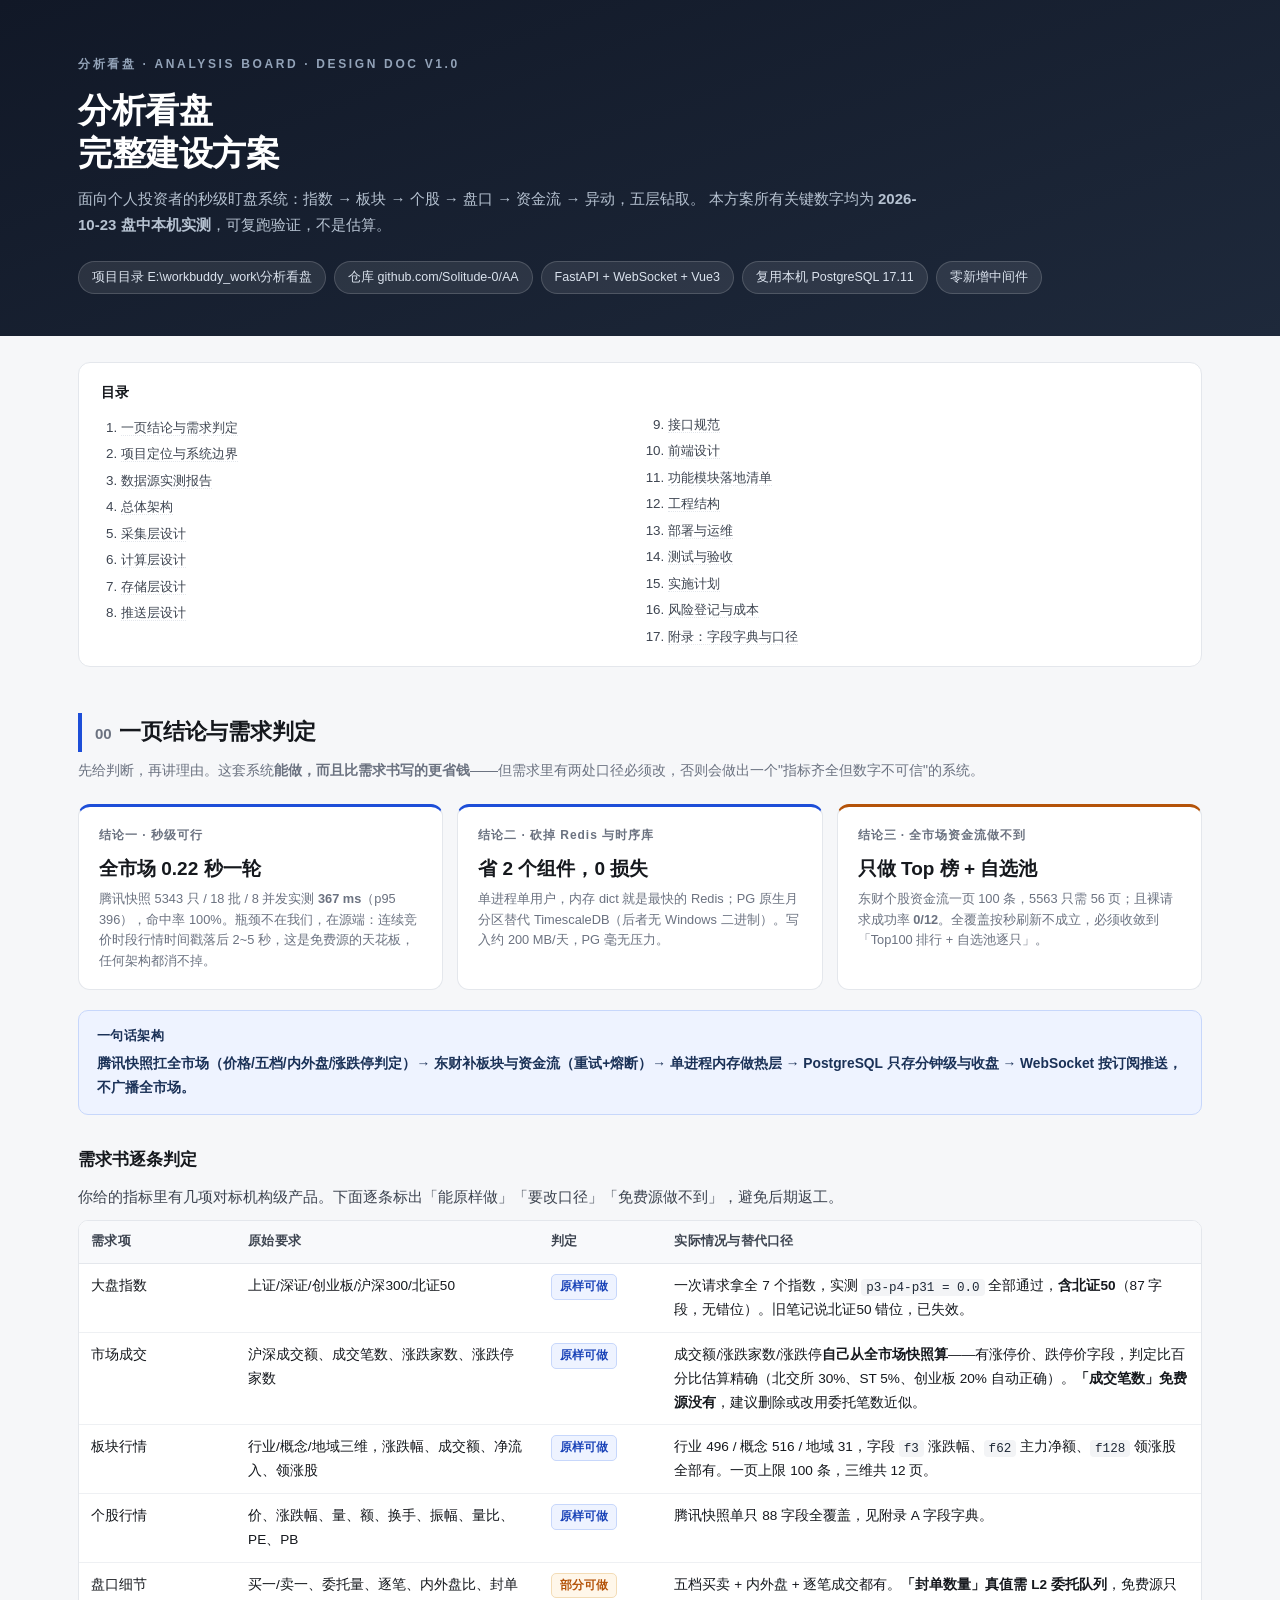
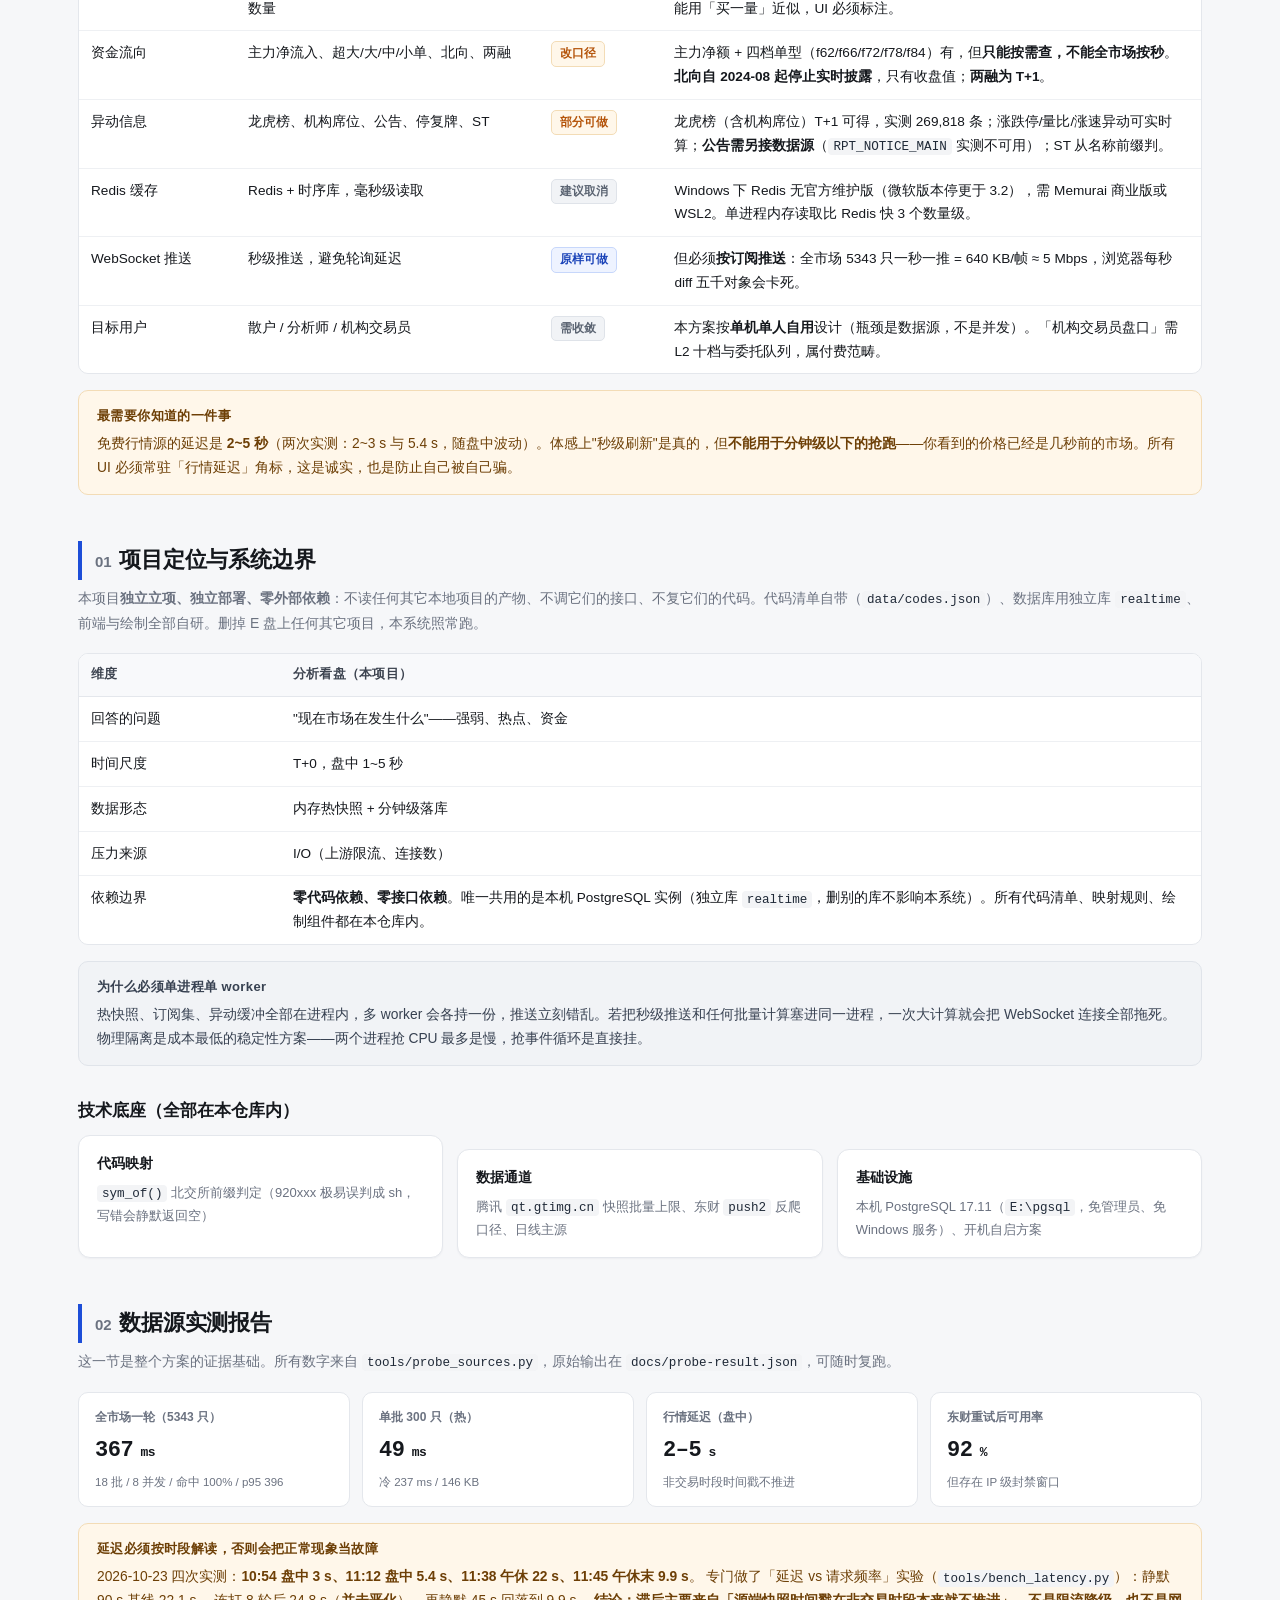
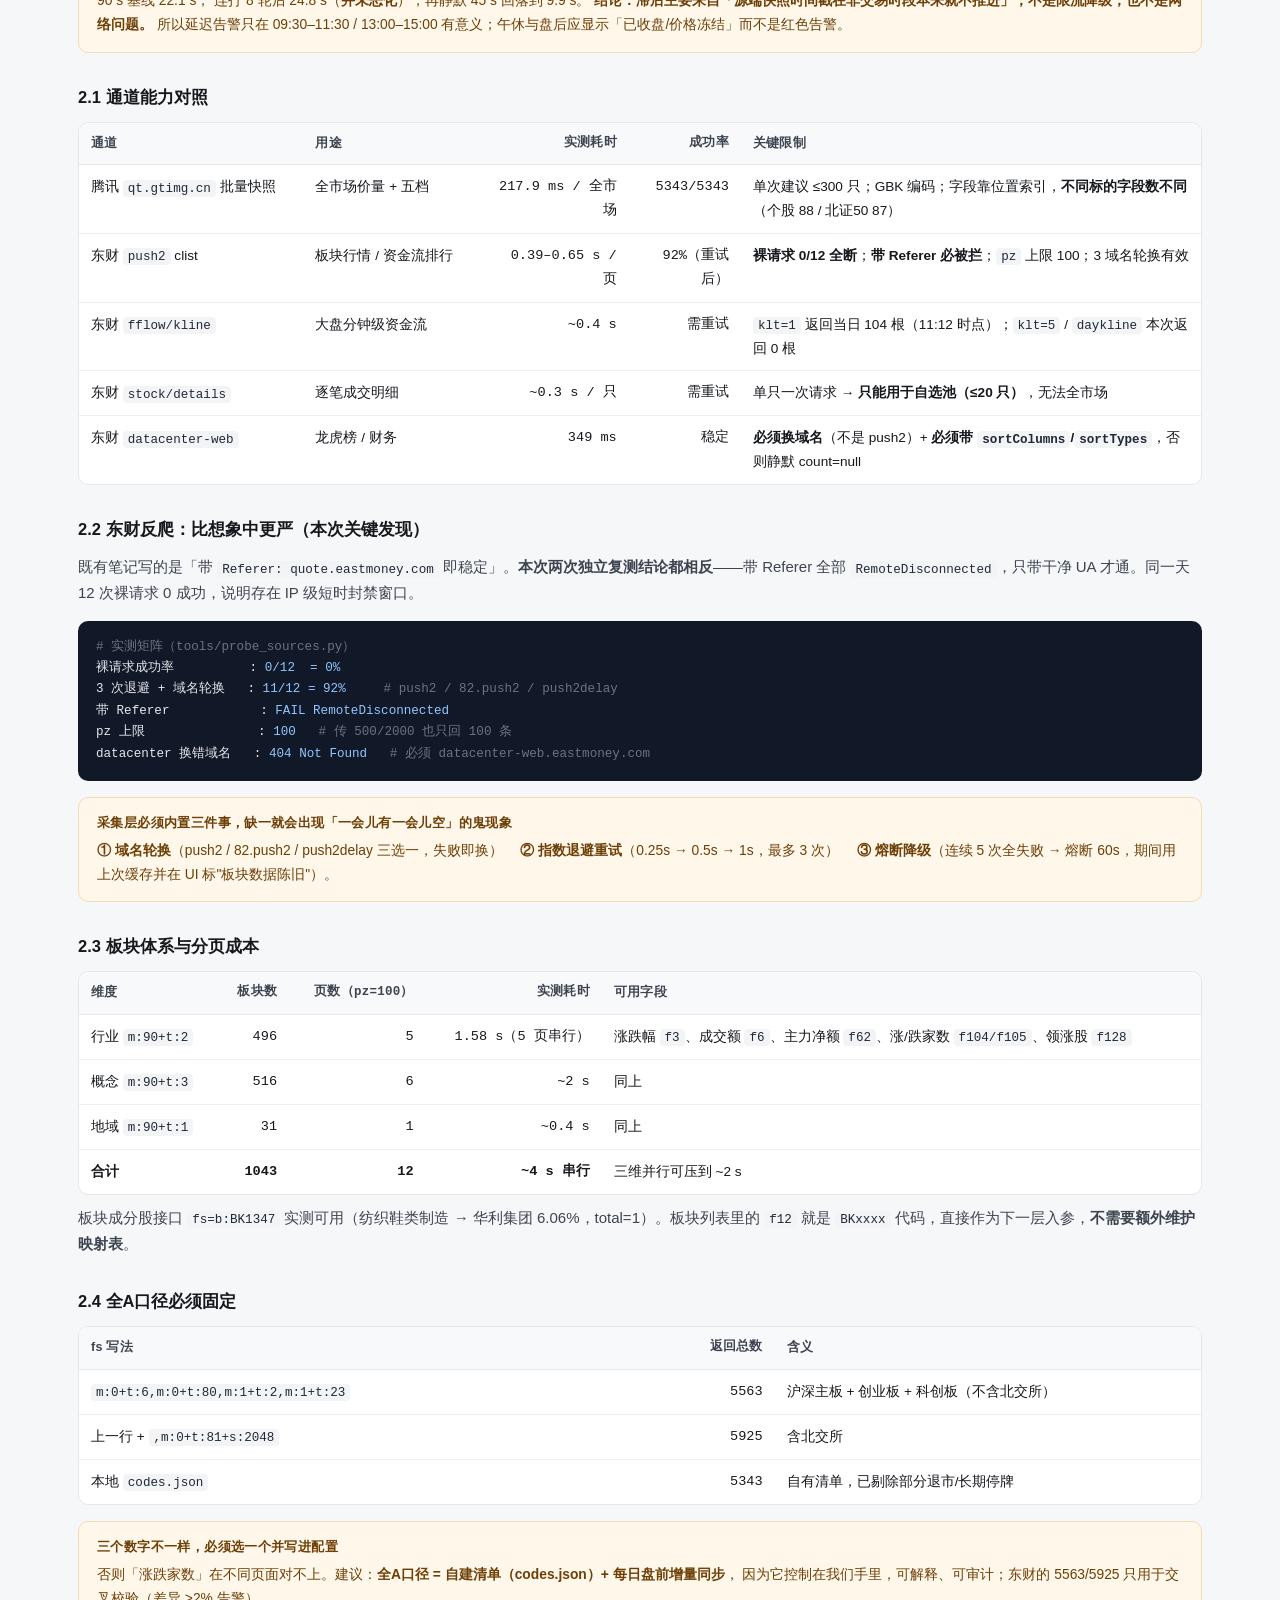
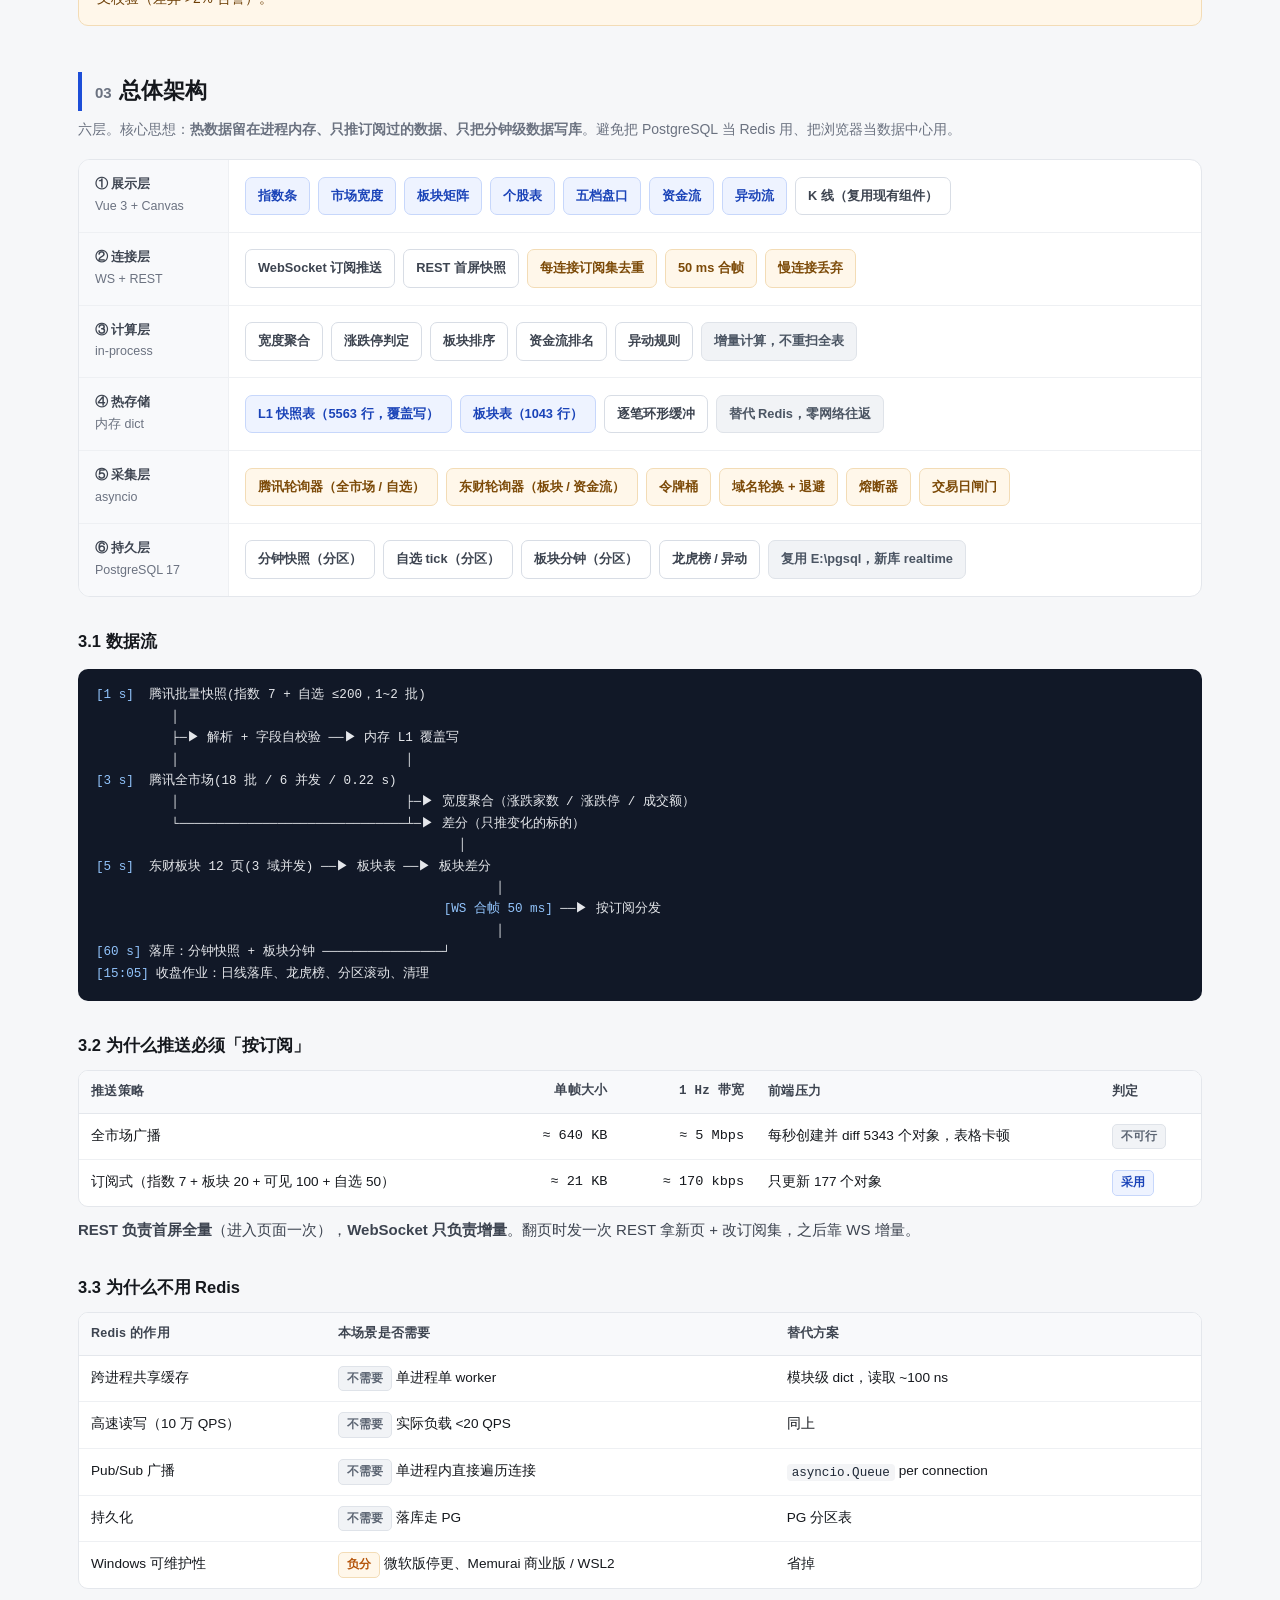
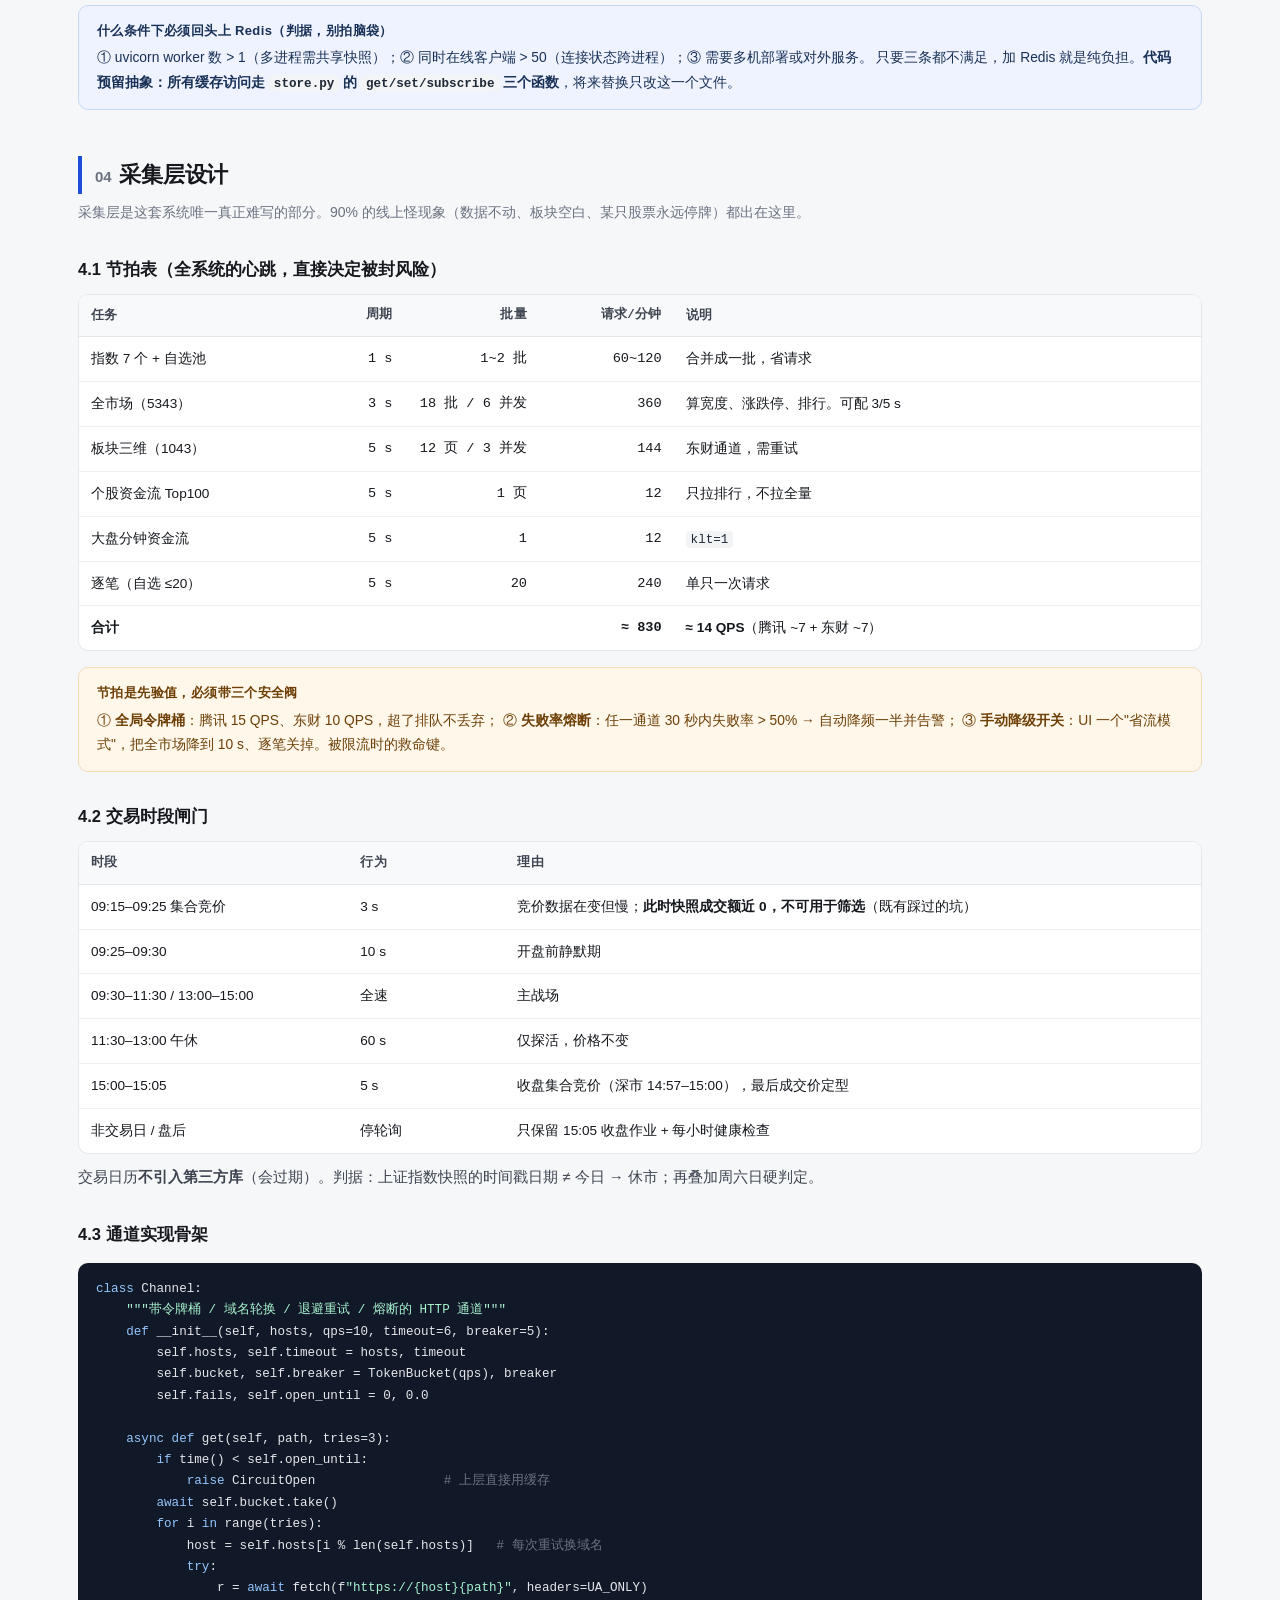
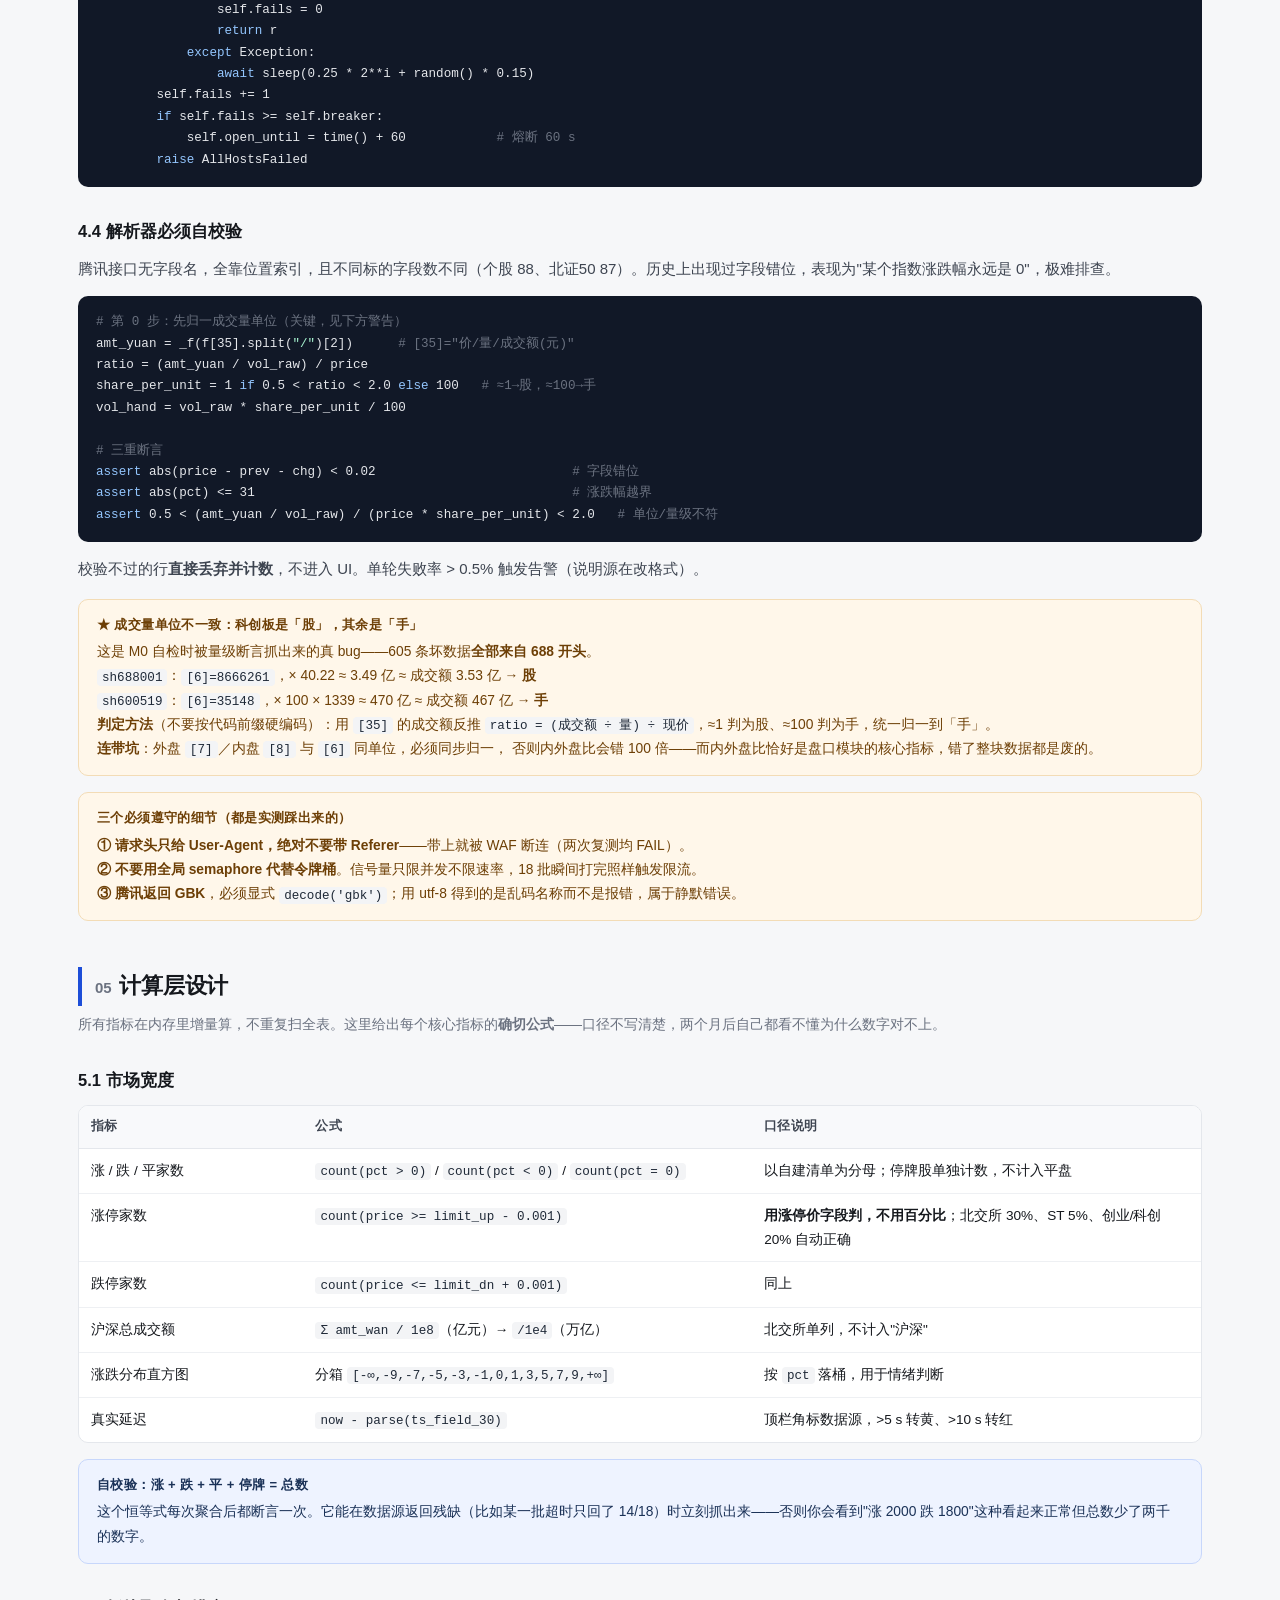
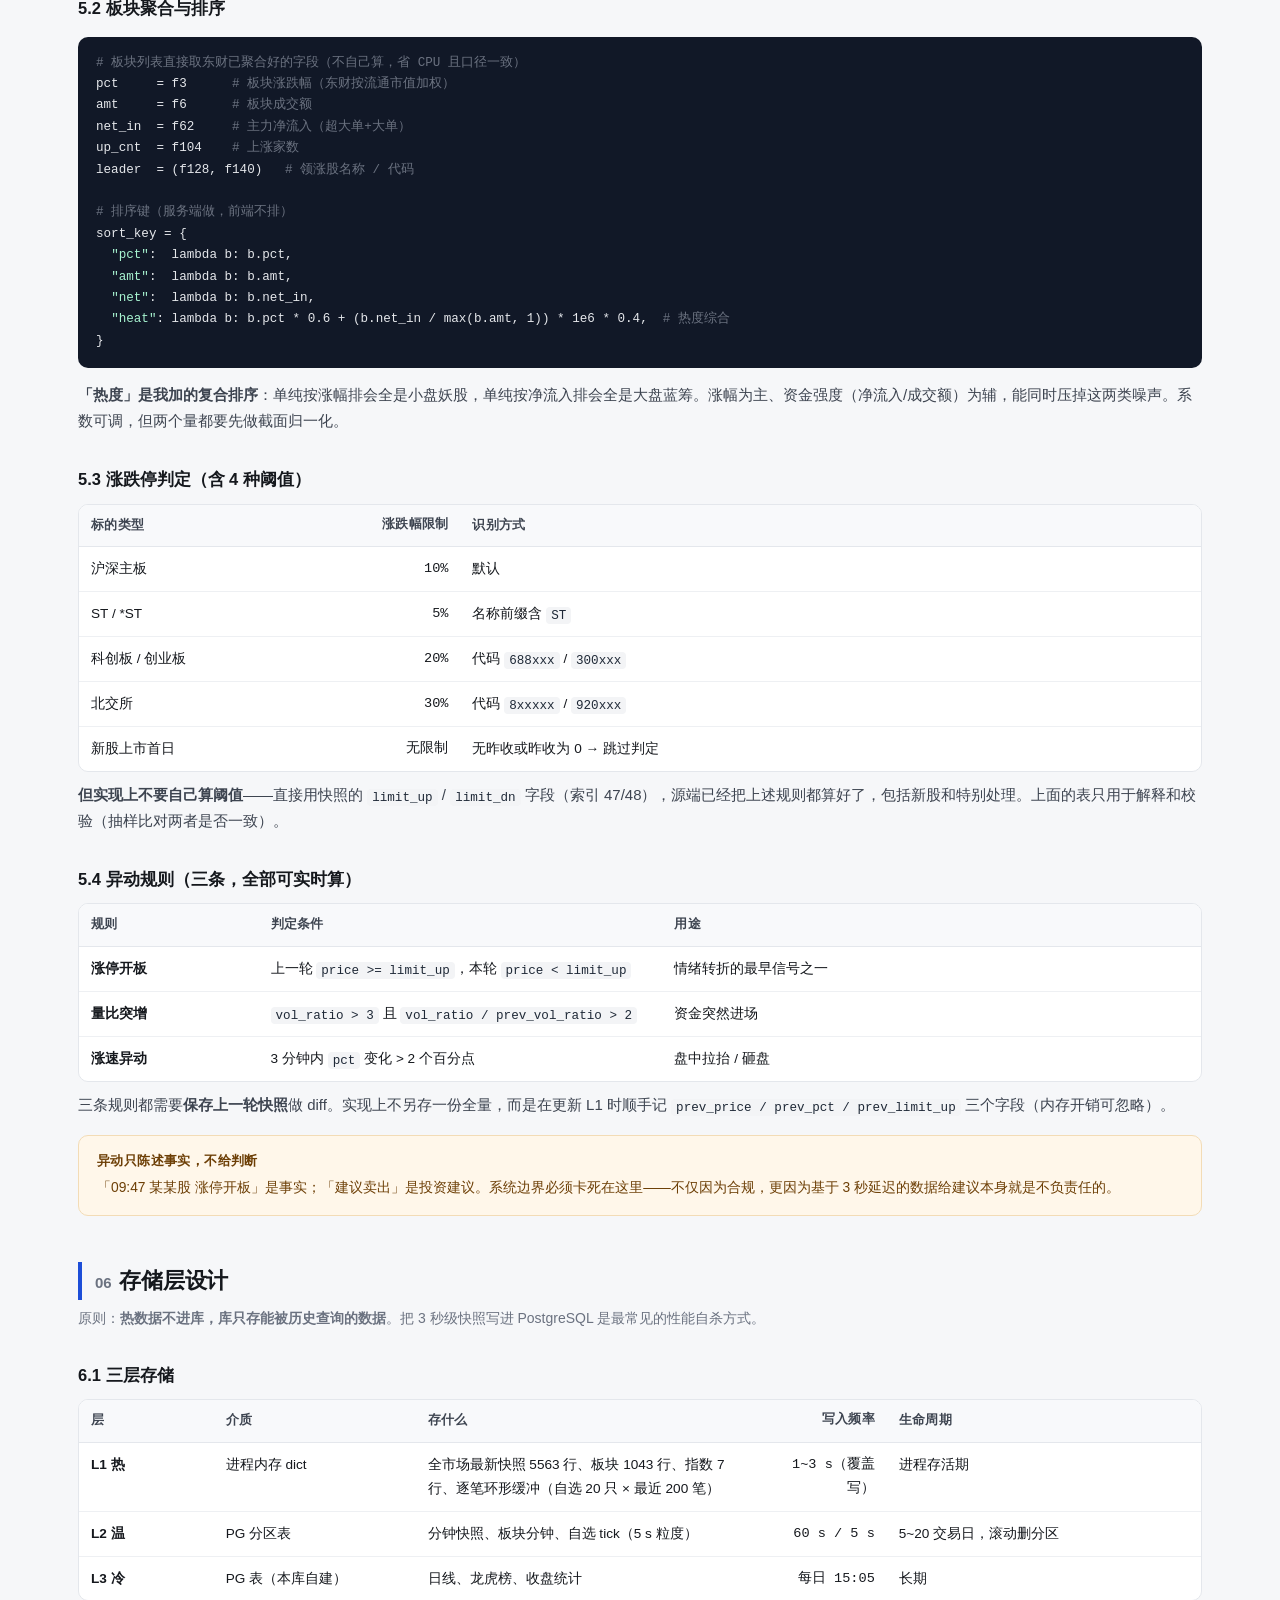
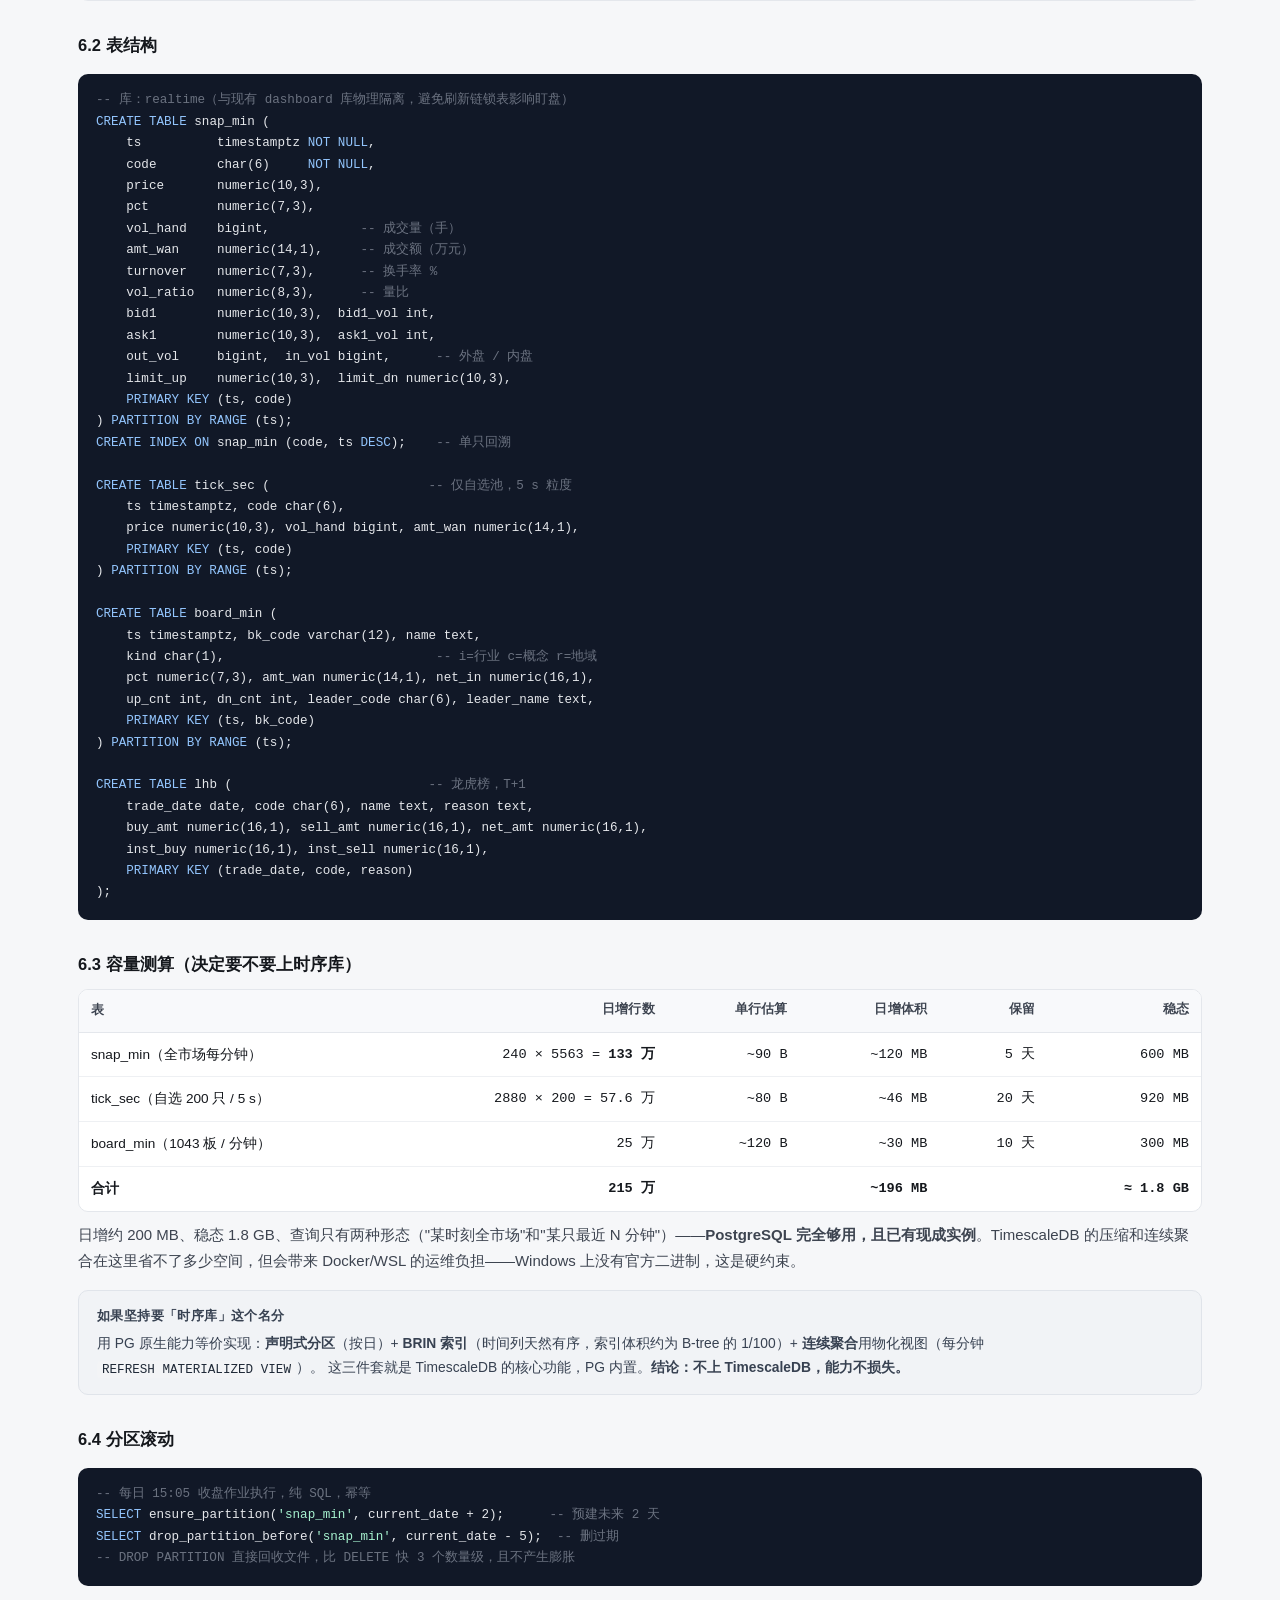
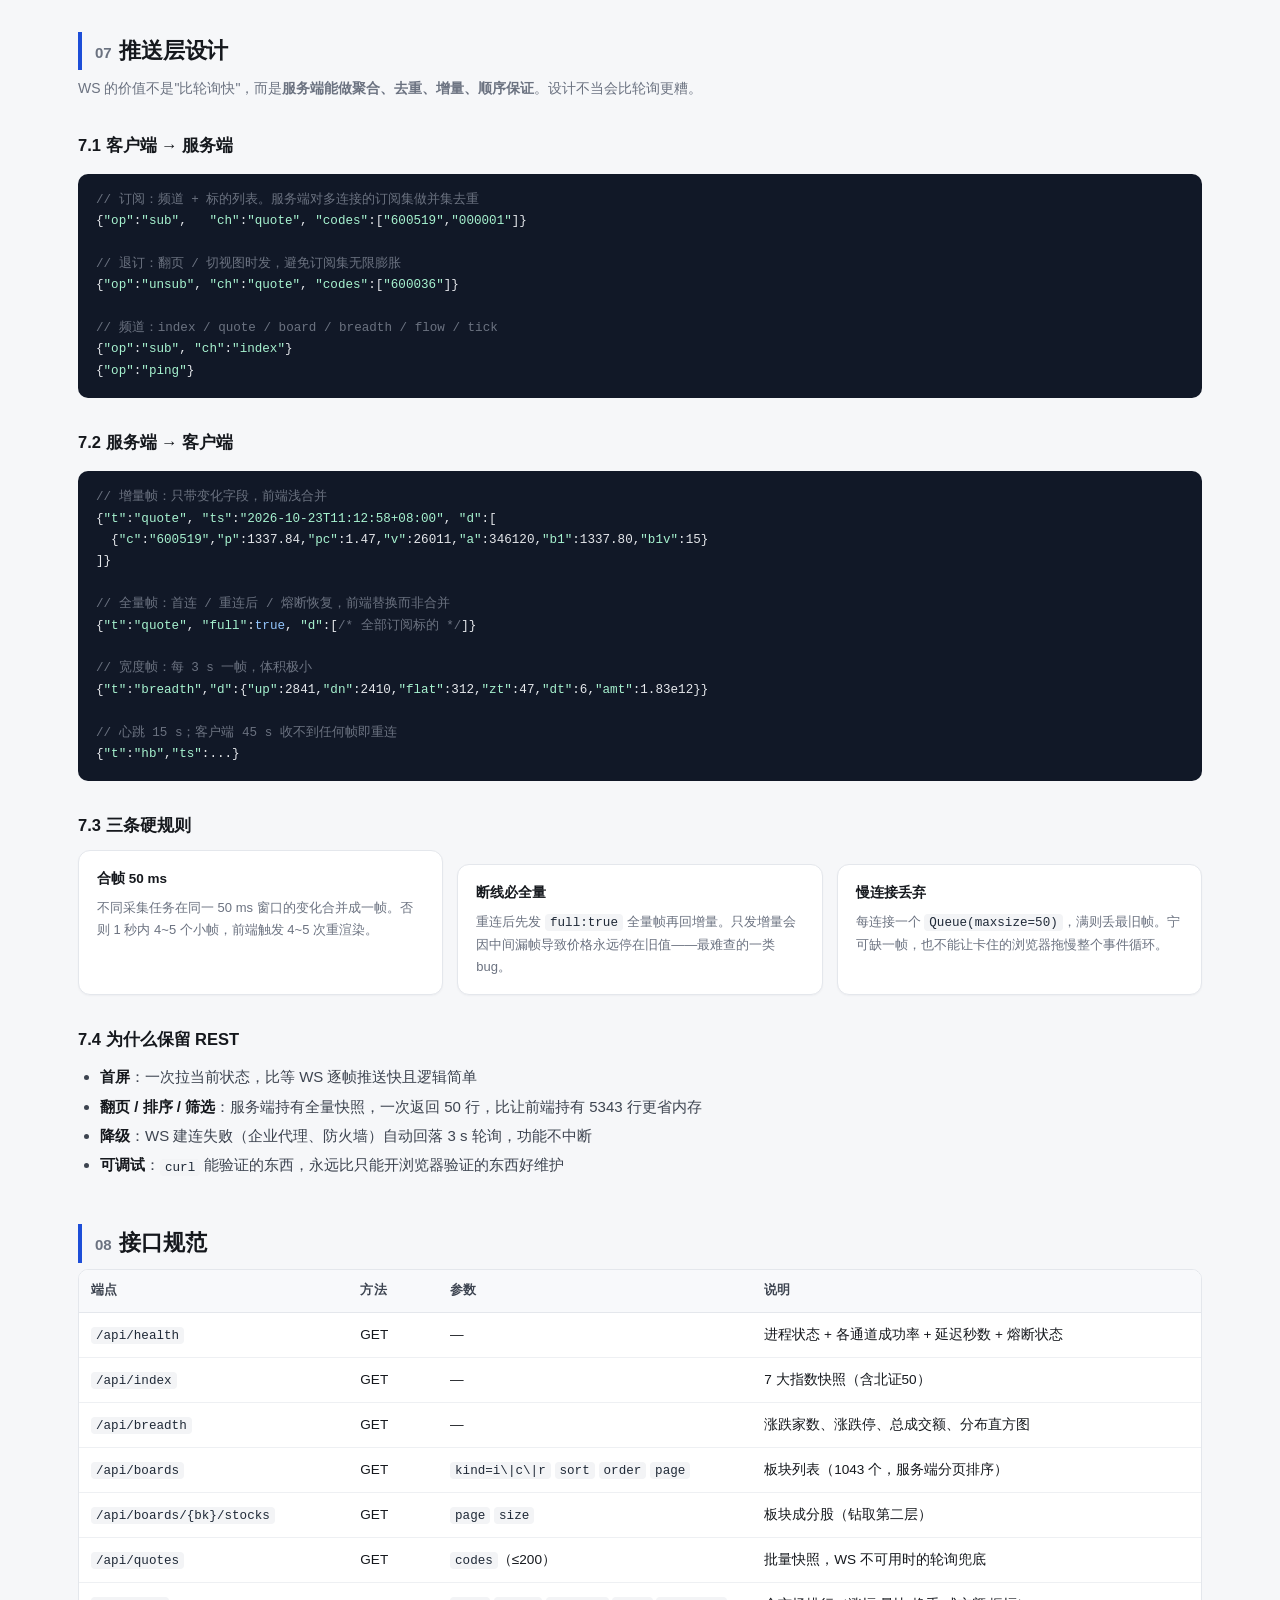
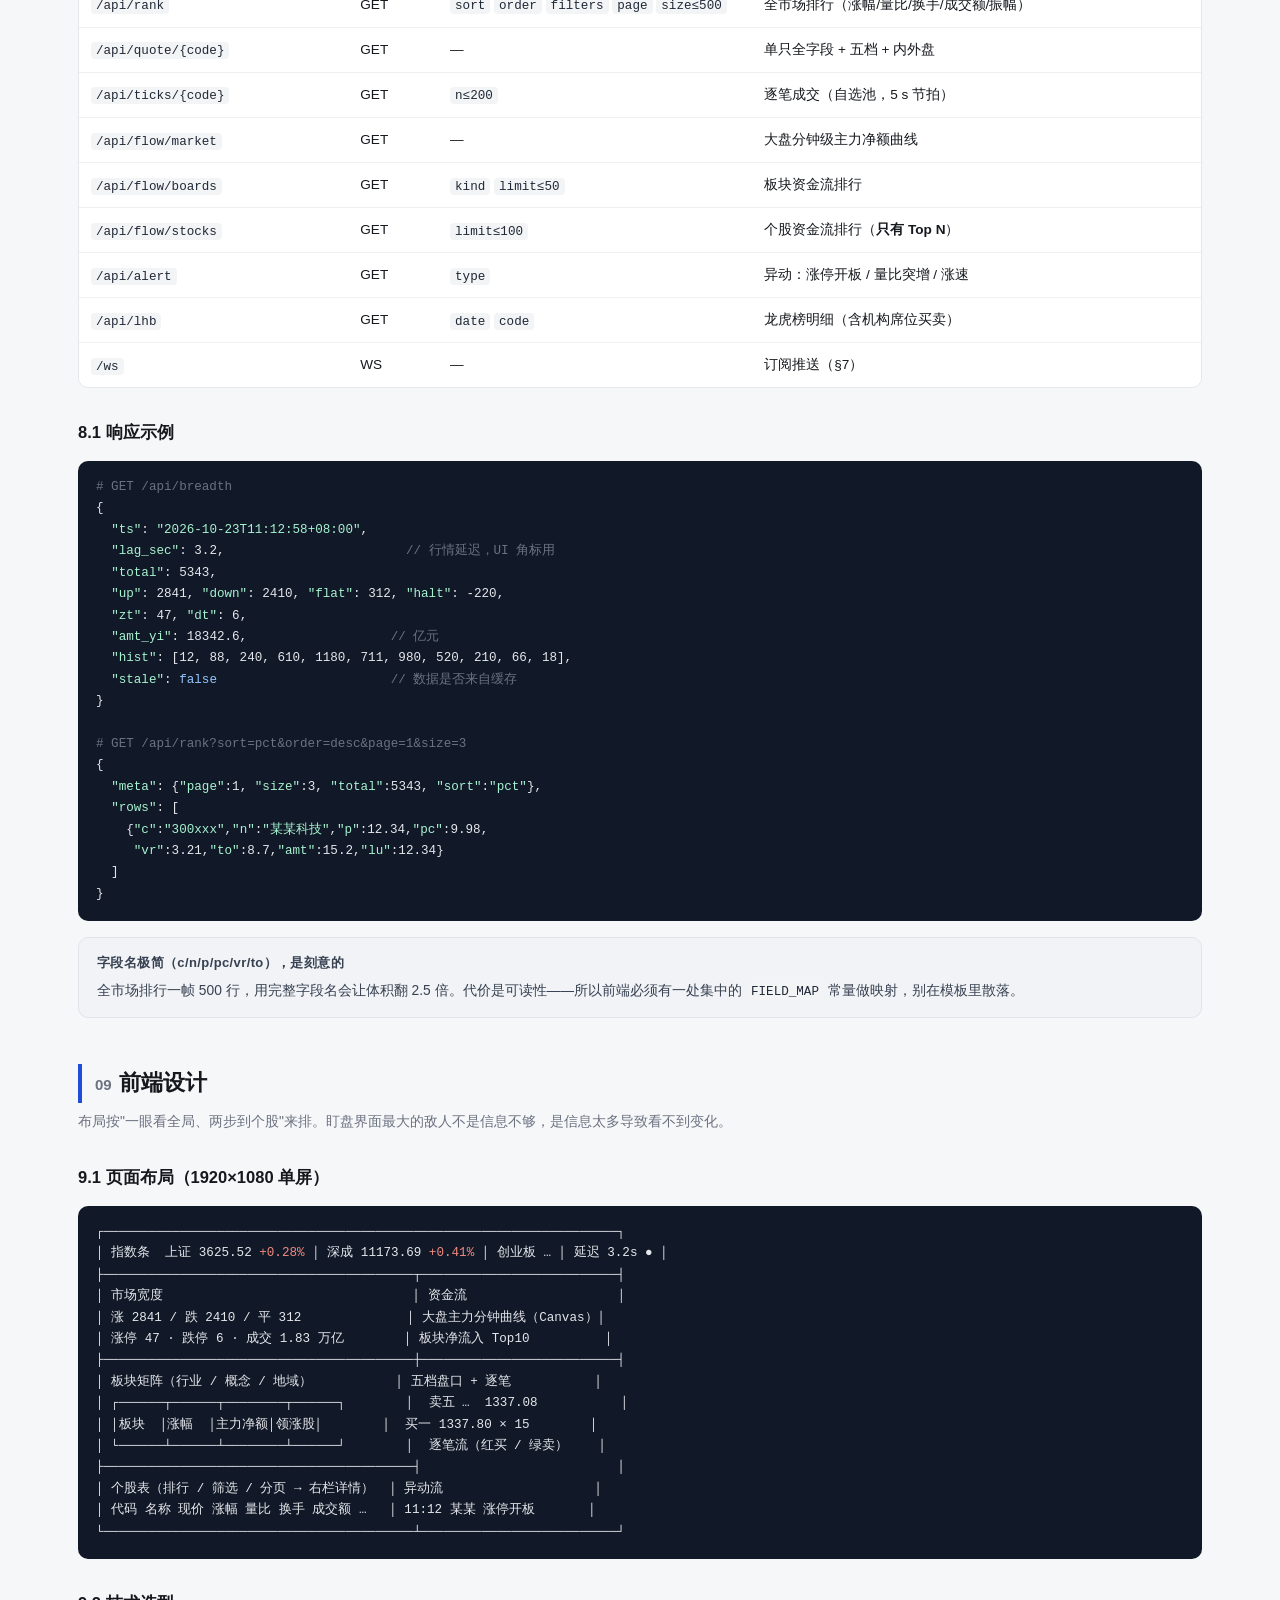
<file: docs/分析看盘-完整方案-20261023.html>
<!DOCTYPE html>
<html lang="zh-CN">
<head>
<meta charset="utf-8">
<meta name="viewport" content="width=device-width,initial-scale=1">
<title>分析看盘 · 完整建设方案（2026-10-23 实测版）</title>
<style>
  :root{
    --bg:#f6f7f9; --card:#ffffff; --ink:#15181d; --ink2:#3d4450; --muted:#6b7280;
    --line:#e4e7ec; --line2:#eef0f3;
    --blue:#1d4ed8; --blue-bg:#eef3ff; --blue-line:#c7d7fb;
    --up:#c62828; --down:#2e7d32;
    --warn:#b45309; --warn-bg:#fff7ea; --warn-line:#f3dcb6;
    --grey:#5b6472; --grey-bg:#f1f3f6;
    --mono:"Cascadia Mono","JetBrains Mono",Consolas,"Courier New",monospace;
  }
  *{box-sizing:border-box}
  body{margin:0;background:var(--bg);color:var(--ink);
    font:15px/1.75 -apple-system,BlinkMacSystemFont,"Segoe UI","PingFang SC","Microsoft YaHei",sans-serif;
    -webkit-font-smoothing:antialiased}
  .wrap{max-width:1180px;margin:0 auto;padding:0 28px 90px}

  header{background:linear-gradient(160deg,#111827 0%,#1e293b 100%);color:#fff;padding:54px 0 42px}
  header .wrap{padding-bottom:0}
  .kicker{font-size:12px;letter-spacing:.22em;text-transform:uppercase;color:#93a3b8;font-weight:600}
  h1{font-size:34px;line-height:1.25;margin:14px 0 12px;font-weight:700;letter-spacing:-.5px}
  .sub{color:#b6c2d1;font-size:15px;max-width:840px}
  .metaline{margin-top:22px;display:flex;flex-wrap:wrap;gap:8px}
  .chip{background:rgba(255,255,255,.09);border:1px solid rgba(255,255,255,.16);
    border-radius:999px;padding:5px 13px;font-size:12.5px;color:#dbe3ee}

  section{margin-top:46px}
  h2{font-size:22px;margin:0 0 6px;font-weight:700;letter-spacing:-.2px;
     padding-left:13px;border-left:4px solid var(--blue)}
  h2 .n{color:var(--muted);font-weight:600;font-size:15px;margin-right:8px}
  h3{font-size:16.5px;margin:30px 0 10px;font-weight:700;color:var(--ink)}
  h4{font-size:14.5px;margin:20px 0 8px;font-weight:700;color:var(--ink2)}
  p{margin:10px 0;color:var(--ink2)}
  .lead{color:var(--muted);font-size:14px;margin:0 0 18px}

  .card{background:var(--card);border:1px solid var(--line);border-radius:12px;padding:22px 24px;
    box-shadow:0 1px 2px rgba(16,24,40,.04)}
  .card + .card{margin-top:14px}

  .verdict{display:grid;grid-template-columns:repeat(3,1fr);gap:14px;margin-top:22px}
  .vd{background:var(--card);border:1px solid var(--line);border-radius:12px;padding:18px 20px;
      border-top:3px solid var(--blue)}
  .vd .t{font-size:12px;letter-spacing:.08em;color:var(--muted);font-weight:700}
  .vd .v{font-size:19px;font-weight:700;margin:6px 0 4px}
  .vd .d{font-size:12.8px;color:var(--muted);line-height:1.6}
  .vd.b{border-top-color:var(--warn)}
  .vd.c{border-top-color:var(--grey)}

  table{width:100%;border-collapse:collapse;margin:14px 0;font-size:13.6px;background:var(--card)}
  th,td{padding:10px 12px;text-align:left;border-bottom:1px solid var(--line2);vertical-align:top}
  th{background:#f8f9fb;font-weight:700;font-size:12.5px;color:var(--ink2);
     letter-spacing:.02em;border-bottom:1px solid var(--line);white-space:nowrap}
  tbody tr:last-child td{border-bottom:none}
  tbody tr:hover{background:#fafbfc}
  td.num,th.num{text-align:right;font-family:var(--mono);font-variant-numeric:tabular-nums}
  td code,code{font-family:var(--mono);font-size:12.6px;background:#f3f4f6;
    padding:1.5px 5px;border-radius:4px;color:#1f2937;white-space:nowrap}
  .scroll{overflow-x:auto;border:1px solid var(--line);border-radius:10px;background:var(--card)}
  .scroll table{margin:0;border-radius:10px}

  .tag{display:inline-block;font-size:11.5px;font-weight:700;padding:2px 8px;border-radius:5px;
    white-space:nowrap;line-height:1.7}
  .t-ok{background:var(--blue-bg);color:#1a43b8;border:1px solid var(--blue-line)}
  .t-mid{background:var(--warn-bg);color:var(--warn);border:1px solid var(--warn-line)}
  .t-no{background:var(--grey-bg);color:var(--grey);border:1px solid #dfe3e9}
  .t-up{background:#fdecec;color:var(--up);border:1px solid #f5c9c9}

  .note{border-radius:10px;padding:14px 18px;margin:16px 0;font-size:13.8px;line-height:1.75}
  .note b{font-weight:700}
  .note.info{background:var(--blue-bg);border:1px solid var(--blue-line);color:#1a3157}
  .note.warn{background:var(--warn-bg);border:1px solid var(--warn-line);color:#6d3f06}
  .note.plain{background:var(--grey-bg);border:1px solid #e0e4ea;color:#374151}
  .note .h{display:block;font-weight:700;margin-bottom:4px;font-size:13px;letter-spacing:.03em}

  .kpis{display:grid;grid-template-columns:repeat(4,1fr);gap:12px;margin:16px 0}
  .kpi{background:var(--card);border:1px solid var(--line);border-radius:10px;padding:14px 16px}
  .kpi .k{font-size:12px;color:var(--muted);font-weight:600}
  .kpi .v{font-family:var(--mono);font-size:22px;font-weight:700;margin:4px 0 2px;letter-spacing:-.5px}
  .kpi .u{font-size:11.5px;color:var(--muted)}

  pre{background:#111827;color:#e5e7eb;border-radius:10px;padding:16px 18px;overflow-x:auto;
    font-family:var(--mono);font-size:12.6px;line-height:1.7;margin:14px 0}
  pre .c{color:#6b7280}
  pre .k{color:#93c5fd}
  pre .s{color:#a7f3d0}

  .layers{margin:18px 0;border:1px solid var(--line);border-radius:12px;overflow:hidden;background:var(--card)}
  .layer{display:grid;grid-template-columns:150px 1fr;border-bottom:1px solid var(--line2)}
  .layer:last-child{border-bottom:none}
  .layer .side{background:#f8f9fb;padding:14px 16px;font-size:12.5px;font-weight:700;color:var(--ink2);
    border-right:1px solid var(--line2)}
  .layer .body{padding:12px 16px;display:flex;flex-wrap:wrap;gap:8px;align-items:center}
  .blk{background:#fff;border:1px solid #d8dde5;border-radius:7px;padding:7px 12px;font-size:12.8px;
    color:var(--ink2);font-weight:600;white-space:nowrap}
  .blk.b{background:var(--blue-bg);border-color:var(--blue-line);color:#1a43b8}
  .blk.w{background:var(--warn-bg);border-color:var(--warn-line);color:#7c4a08}
  .blk.g{background:var(--grey-bg);border-color:#dfe3e9;color:#4b5563}

  ul,ol{margin:10px 0 10px 22px;padding:0}
  li{margin:6px 0;color:var(--ink2)}
  li b{color:var(--ink)}
  .tight li{margin:3px 0}

  .two{display:grid;grid-template-columns:1fr 1fr;gap:14px}
  .three{display:grid;grid-template-columns:repeat(3,1fr);gap:14px}

  .road{margin-top:16px}
  .ms{display:grid;grid-template-columns:88px 1fr;gap:0;border-left:2px solid var(--line);
      margin-left:44px;position:relative;padding-bottom:20px}
  .ms:last-child{padding-bottom:0}
  .ms .dot{position:absolute;left:-45px;top:2px;width:60px;text-align:right;
    font-family:var(--mono);font-size:11.5px;font-weight:700;color:var(--muted)}
  .ms .dot::after{content:"";position:absolute;right:-9px;top:6px;width:9px;height:9px;
    border-radius:50%;background:#fff;border:2px solid var(--blue)}
  .ms .box{background:var(--card);border:1px solid var(--line);border-radius:10px;
    padding:14px 18px;margin-left:14px;flex:1}
  .ms .box .h{font-weight:700;font-size:14.5px;margin-bottom:4px}
  .ms .box .d{font-size:13.3px;color:var(--ink2)}
  .ms .box .ac{font-size:12.6px;color:var(--blue);font-weight:600;margin-top:6px}

  footer{margin-top:54px;padding-top:22px;border-top:1px solid var(--line);
    color:var(--muted);font-size:12.5px;line-height:1.8}
  .disc{background:#fff;border:1px solid var(--line);border-left:3px solid var(--grey);
    border-radius:8px;padding:14px 18px;color:var(--muted);font-size:12.6px;margin-top:26px}

  .toc{background:var(--card);border:1px solid var(--line);border-radius:12px;padding:18px 22px;margin-top:26px}
  .toc ol{margin:8px 0 0 20px;columns:2;column-gap:36px}
  .toc li{margin:3px 0;font-size:13.4px}
  .toc a{color:var(--ink2);text-decoration:none;border-bottom:1px dotted var(--line)}
  .toc a:hover{color:var(--blue)}

  @media (max-width:900px){
    .verdict,.kpis,.two,.three{grid-template-columns:1fr}
    .layer{grid-template-columns:1fr}
    .toc ol{columns:1}
    h1{font-size:26px}
    .wrap{padding:0 16px 60px}
  }
</style>
</head>
<body>

<header>
  <div class="wrap">
    <div class="kicker">分析看盘 · Analysis Board · Design Doc v1.0</div>
    <h1>分析看盘<br>完整建设方案</h1>
    <div class="sub">
      面向个人投资者的秒级盯盘系统：指数 → 板块 → 个股 → 盘口 → 资金流 → 异动，五层钻取。
      本方案所有关键数字均为 <b>2026-10-23 盘中本机实测</b>，可复跑验证，不是估算。
    </div>
    <div class="metaline">
      <span class="chip">项目目录 E:\workbuddy_work\分析看盘</span>
      <span class="chip">仓库 github.com/Solitude-0/AA</span>
      <span class="chip">FastAPI + WebSocket + Vue3</span>
      <span class="chip">复用本机 PostgreSQL 17.11</span>
      <span class="chip">零新增中间件</span>
    </div>
  </div>
</header>

<div class="wrap">

<div class="toc">
  <div style="font-weight:700;font-size:13.5px">目录</div>
  <ol>
    <li><a href="#s0">一页结论与需求判定</a></li>
    <li><a href="#s1">项目定位与系统边界</a></li>
    <li><a href="#s2">数据源实测报告</a></li>
    <li><a href="#s3">总体架构</a></li>
    <li><a href="#s4">采集层设计</a></li>
    <li><a href="#s5">计算层设计</a></li>
    <li><a href="#s6">存储层设计</a></li>
    <li><a href="#s7">推送层设计</a></li>
    <li><a href="#s8">接口规范</a></li>
    <li><a href="#s9">前端设计</a></li>
    <li><a href="#s10">功能模块落地清单</a></li>
    <li><a href="#s11">工程结构</a></li>
    <li><a href="#s12">部署与运维</a></li>
    <li><a href="#s13">测试与验收</a></li>
    <li><a href="#s14">实施计划</a></li>
    <li><a href="#s15">风险登记与成本</a></li>
    <li><a href="#s16">附录：字段字典与口径</a></li>
  </ol>
</div>

<!-- ============ 0 ============ -->
<section id="s0">
  <h2><span class="n">00</span>一页结论与需求判定</h2>
  <p class="lead">先给判断，再讲理由。这套系统<b>能做，而且比需求书写的更省钱</b>——但需求里有两处口径必须改，否则会做出一个"指标齐全但数字不可信"的系统。</p>

  <div class="verdict">
    <div class="vd">
      <div class="t">结论一 · 秒级可行</div>
      <div class="v">全市场 0.22 秒一轮</div>
      <div class="d">腾讯快照 5343 只 / 18 批 / 8 并发实测 <b>367 ms</b>（p95 396），命中率 100%。瓶颈不在我们，在源端：连续竞价时段行情时间戳落后 2~5 秒，这是免费源的天花板，任何架构都消不掉。</div>
    </div>
    <div class="vd">
      <div class="t">结论二 · 砍掉 Redis 与时序库</div>
      <div class="v">省 2 个组件，0 损失</div>
      <div class="d">单进程单用户，内存 dict 就是最快的 Redis；PG 原生月分区替代 TimescaleDB（后者无 Windows 二进制）。写入约 200 MB/天，PG 毫无压力。</div>
    </div>
    <div class="vd b">
      <div class="t">结论三 · 全市场资金流做不到</div>
      <div class="v">只做 Top 榜 + 自选池</div>
      <div class="d">东财个股资金流一页 100 条，5563 只需 56 页；且裸请求成功率 <b>0/12</b>。全覆盖按秒刷新不成立，必须收敛到「Top100 排行 + 自选池逐只」。</div>
    </div>
  </div>

  <div class="note info" style="margin-top:20px">
    <span class="h">一句话架构</span>
    <b>腾讯快照扛全市场（价格/五档/内外盘/涨跌停判定）→ 东财补板块与资金流（重试+熔断）→ 单进程内存做热层 → PostgreSQL 只存分钟级与收盘 → WebSocket 按订阅推送，不广播全市场。</b>
  </div>

  <h3>需求书逐条判定</h3>
  <p>你给的指标里有几项对标机构级产品。下面逐条标出「能原样做」「要改口径」「免费源做不到」，避免后期返工。</p>
  <div class="scroll">
  <table>
    <thead><tr><th style="width:14%">需求项</th><th style="width:27%">原始要求</th><th style="width:11%">判定</th><th>实际情况与替代口径</th></tr></thead>
    <tbody>
      <tr><td>大盘指数</td><td>上证/深证/创业板/沪深300/北证50</td><td><span class="tag t-ok">原样可做</span></td><td>一次请求拿全 7 个指数，实测 <code>p3-p4-p31 = 0.0</code> 全部通过，<b>含北证50</b>（87 字段，无错位）。旧笔记说北证50 错位，已失效。</td></tr>
      <tr><td>市场成交</td><td>沪深成交额、成交笔数、涨跌家数、涨跌停家数</td><td><span class="tag t-ok">原样可做</span></td><td>成交额/涨跌家数/涨跌停<b>自己从全市场快照算</b>——有涨停价、跌停价字段，判定比百分比估算精确（北交所 30%、ST 5%、创业板 20% 自动正确）。<b>「成交笔数」免费源没有</b>，建议删除或改用委托笔数近似。</td></tr>
      <tr><td>板块行情</td><td>行业/概念/地域三维，涨跌幅、成交额、净流入、领涨股</td><td><span class="tag t-ok">原样可做</span></td><td>行业 496 / 概念 516 / 地域 31，字段 <code>f3</code> 涨跌幅、<code>f62</code> 主力净额、<code>f128</code> 领涨股全部有。一页上限 100 条，三维共 12 页。</td></tr>
      <tr><td>个股行情</td><td>价、涨跌幅、量、额、换手、振幅、量比、PE、PB</td><td><span class="tag t-ok">原样可做</span></td><td>腾讯快照单只 88 字段全覆盖，见附录 A 字段字典。</td></tr>
      <tr><td>盘口细节</td><td>买一/卖一、委托量、逐笔、内外盘比、封单数量</td><td><span class="tag t-mid">部分可做</span></td><td>五档买卖 + 内外盘 + 逐笔成交都有。<b>「封单数量」真值需 L2 委托队列</b>，免费源只能用「买一量」近似，UI 必须标注。</td></tr>
      <tr><td>资金流向</td><td>主力净流入、超大/大/中/小单、北向、两融</td><td><span class="tag t-mid">改口径</span></td><td>主力净额 + 四档单型（f62/f66/f72/f78/f84）有，但<b>只能按需查，不能全市场按秒</b>。<b>北向自 2024-08 起停止实时披露</b>，只有收盘值；<b>两融为 T+1</b>。</td></tr>
      <tr><td>异动信息</td><td>龙虎榜、机构席位、公告、停复牌、ST</td><td><span class="tag t-mid">部分可做</span></td><td>龙虎榜（含机构席位）T+1 可得，实测 269,818 条；涨跌停/量比/涨速异动可实时算；<b>公告需另接数据源</b>（<code>RPT_NOTICE_MAIN</code> 实测不可用）；ST 从名称前缀判。</td></tr>
      <tr><td>Redis 缓存</td><td>Redis + 时序库，毫秒级读取</td><td><span class="tag t-no">建议取消</span></td><td>Windows 下 Redis 无官方维护版（微软版本停更于 3.2），需 Memurai 商业版或 WSL2。单进程内存读取比 Redis 快 3 个数量级。</td></tr>
      <tr><td>WebSocket 推送</td><td>秒级推送，避免轮询延迟</td><td><span class="tag t-ok">原样可做</span></td><td>但必须<b>按订阅推送</b>：全市场 5343 只一秒一推 = 640 KB/帧 ≈ 5 Mbps，浏览器每秒 diff 五千对象会卡死。</td></tr>
      <tr><td>目标用户</td><td>散户 / 分析师 / 机构交易员</td><td><span class="tag t-no">需收敛</span></td><td>本方案按<b>单机单人自用</b>设计（瓶颈是数据源，不是并发）。「机构交易员盘口」需 L2 十档与委托队列，属付费范畴。</td></tr>
    </tbody>
  </table>
  </div>

  <div class="note warn">
    <span class="h">最需要你知道的一件事</span>
    免费行情源的延迟是 <b>2~5 秒</b>（两次实测：2~3 s 与 5.4 s，随盘中波动）。体感上"秒级刷新"是真的，但<b>不能用于分钟级以下的抢跑</b>——你看到的价格已经是几秒前的市场。所有 UI 必须常驻「行情延迟」角标，这是诚实，也是防止自己被自己骗。
  </div>
</section>

<!-- ============ 1 ============ -->
<section id="s1">
  <h2><span class="n">01</span>项目定位与系统边界</h2>
  <p class="lead">本项目<b>独立立项、独立部署、零外部依赖</b>：不读任何其它本地项目的产物、不调它们的接口、不复它们的代码。代码清单自带（<code>data/codes.json</code>）、数据库用独立库 <code>realtime</code>、前端与绘制全部自研。删掉 E 盘上任何其它项目，本系统照常跑。</p>

  <div class="scroll">
  <table>
    <thead><tr><th style="width:18%">维度</th><th style="width:82%">分析看盘（本项目）</th></tr></thead>
    <tbody>
      <tr><td>回答的问题</td><td>"现在市场在发生什么"——强弱、热点、资金</td></tr>
      <tr><td>时间尺度</td><td>T+0，盘中 1~5 秒</td></tr>
      <tr><td>数据形态</td><td>内存热快照 + 分钟级落库</td></tr>
      <tr><td>压力来源</td><td>I/O（上游限流、连接数）</td></tr>
      <tr><td>依赖边界</td><td><b>零代码依赖、零接口依赖</b>。唯一共用的是本机 PostgreSQL 实例（独立库 <code>realtime</code>，删别的库不影响本系统）。所有代码清单、映射规则、绘制组件都在本仓库内。</td></tr>
    </tbody>
  </table>
  </div>

  <div class="note plain">
    <span class="h">为什么必须单进程单 worker</span>
    热快照、订阅集、异动缓冲全部在进程内，多 worker 会各持一份，推送立刻错乱。若把秒级推送和任何批量计算塞进同一进程，一次大计算就会把 WebSocket 连接全部拖死。物理隔离是成本最低的稳定性方案——两个进程抢 CPU 最多是慢，抢事件循环是直接挂。
  </div>

  <h3>技术底座（全部在本仓库内）</h3>
  <div class="three">
    <div class="card" style="padding:16px 18px">
      <div style="font-weight:700;font-size:13.5px;margin-bottom:6px">代码映射</div>
      <div style="font-size:13px;color:var(--muted);line-height:1.7"><code>sym_of()</code> 北交所前缀判定（920xxx 极易误判成 sh，写错会静默返回空）</div>
    </div>
    <div class="card" style="padding:16px 18px">
      <div style="font-weight:700;font-size:13.5px;margin-bottom:6px">数据通道</div>
      <div style="font-size:13px;color:var(--muted);line-height:1.7">腾讯 <code>qt.gtimg.cn</code> 快照批量上限、东财 <code>push2</code> 反爬口径、日线主源</div>
    </div>
    <div class="card" style="padding:16px 18px">
      <div style="font-weight:700;font-size:13.5px;margin-bottom:6px">基础设施</div>
      <div style="font-size:13px;color:var(--muted);line-height:1.7">本机 PostgreSQL 17.11（<code>E:\pgsql</code>，免管理员、免 Windows 服务）、开机自启方案</div>
    </div>
  </div>
</section>

<!-- ============ 2 ============ -->
<section id="s2">
  <h2><span class="n">02</span>数据源实测报告</h2>
  <p class="lead">这一节是整个方案的证据基础。所有数字来自 <code>tools/probe_sources.py</code>，原始输出在 <code>docs/probe-result.json</code>，可随时复跑。</p>

  <div class="kpis">
    <div class="kpi"><div class="k">全市场一轮（5343 只）</div><div class="v">367<span style="font-size:13px"> ms</span></div><div class="u">18 批 / 8 并发 / 命中 100% / p95 396</div></div>
    <div class="kpi"><div class="k">单批 300 只（热）</div><div class="v">49<span style="font-size:13px"> ms</span></div><div class="u">冷 237 ms / 146 KB</div></div>
    <div class="kpi"><div class="k">行情延迟（盘中）</div><div class="v">2–5<span style="font-size:13px"> s</span></div><div class="u">非交易时段时间戳不推进</div></div>
    <div class="kpi"><div class="k">东财重试后可用率</div><div class="v">92<span style="font-size:13px"> %</span></div><div class="u">但存在 IP 级封禁窗口</div></div>
  </div>

  <div class="note warn">
    <span class="h">延迟必须按时段解读，否则会把正常现象当故障</span>
    2026-10-23 四次实测：<b>10:54 盘中 3 s、11:12 盘中 5.4 s、11:38 午休 22 s、11:45 午休末 9.9 s</b>。
    专门做了「延迟 vs 请求频率」实验（<code>tools/bench_latency.py</code>）：静默 90 s 基线 22.1 s，
    连打 8 轮后 24.8 s（<b>并未恶化</b>），再静默 45 s 回落到 9.9 s。
    <b>结论：滞后主要来自「源端快照时间戳在非交易时段本来就不推进」，不是限流降级，也不是网络问题。</b>
    所以延迟告警只在 09:30–11:30 / 13:00–15:00 有意义；午休与盘后应显示「已收盘/价格冻结」而不是红色告警。
  </div>

  <h3>2.1 通道能力对照</h3>
  <div class="scroll">
  <table>
    <thead><tr><th style="width:20%">通道</th><th style="width:16%">用途</th><th class="num" style="width:13%">实测耗时</th><th class="num" style="width:10%">成功率</th><th>关键限制</th></tr></thead>
    <tbody>
      <tr>
        <td>腾讯 <code>qt.gtimg.cn</code> 批量快照</td><td>全市场价量 + 五档</td>
        <td class="num">217.9 ms / 全市场</td><td class="num">5343/5343</td>
        <td>单次建议 ≤300 只；GBK 编码；字段靠位置索引，<b>不同标的字段数不同</b>（个股 88 / 北证50 87）</td>
      </tr>
      <tr>
        <td>东财 <code>push2</code> clist</td><td>板块行情 / 资金流排行</td>
        <td class="num">0.39–0.65 s / 页</td><td class="num">92%（重试后）</td>
        <td><b>裸请求 0/12 全断</b>；<b>带 Referer 必被拦</b>；<code>pz</code> 上限 100；3 域名轮换有效</td>
      </tr>
      <tr>
        <td>东财 <code>fflow/kline</code></td><td>大盘分钟级资金流</td>
        <td class="num">~0.4 s</td><td class="num">需重试</td>
        <td><code>klt=1</code> 返回当日 104 根（11:12 时点）；<code>klt=5</code> / <code>daykline</code> 本次返回 0 根</td>
      </tr>
      <tr>
        <td>东财 <code>stock/details</code></td><td>逐笔成交明细</td>
        <td class="num">~0.3 s / 只</td><td class="num">需重试</td>
        <td>单只一次请求 → <b>只能用于自选池（≤20 只）</b>，无法全市场</td>
      </tr>
      <tr>
        <td>东财 <code>datacenter-web</code></td><td>龙虎榜 / 财务</td>
        <td class="num">349 ms</td><td class="num">稳定</td>
        <td><b>必须换域名</b>（不是 push2）+ <b>必须带 <code>sortColumns</code>/<code>sortTypes</code></b>，否则静默 count=null</td>
      </tr>
    </tbody>
  </table>
  </div>

  <h3>2.2 东财反爬：比想象中更严（本次关键发现）</h3>
  <p>既有笔记写的是「带 <code>Referer: quote.eastmoney.com</code> 即稳定」。<b>本次两次独立复测结论都相反</b>——带 Referer 全部 <code>RemoteDisconnected</code>，只带干净 UA 才通。同一天 12 次裸请求 0 成功，说明存在 IP 级短时封禁窗口。</p>

  <pre><span class="c"># 实测矩阵（tools/probe_sources.py）</span>
裸请求成功率          : <span class="k">0/12  = 0%</span>
3 次退避 + 域名轮换   : <span class="k">11/12 = 92%</span>     <span class="c"># push2 / 82.push2 / push2delay</span>
带 Referer            : <span class="k">FAIL RemoteDisconnected</span>
pz 上限               : <span class="k">100</span>   <span class="c"># 传 500/2000 也只回 100 条</span>
datacenter 换错域名   : <span class="k">404 Not Found</span>   <span class="c"># 必须 datacenter-web.eastmoney.com</span></pre>

  <div class="note warn">
    <span class="h">采集层必须内置三件事，缺一就会出现「一会儿有一会儿空」的鬼现象</span>
    <b>① 域名轮换</b>（push2 / 82.push2 / push2delay 三选一，失败即换）　
    <b>② 指数退避重试</b>（0.25s → 0.5s → 1s，最多 3 次）　
    <b>③ 熔断降级</b>（连续 5 次全失败 → 熔断 60s，期间用上次缓存并在 UI 标"板块数据陈旧"）。
  </div>

  <h3>2.3 板块体系与分页成本</h3>
  <div class="scroll">
  <table>
    <thead><tr><th>维度</th><th class="num">板块数</th><th class="num">页数（pz=100）</th><th class="num">实测耗时</th><th>可用字段</th></tr></thead>
    <tbody>
      <tr><td>行业 <code>m:90+t:2</code></td><td class="num">496</td><td class="num">5</td><td class="num">1.58 s（5 页串行）</td><td>涨跌幅 <code>f3</code>、成交额 <code>f6</code>、主力净额 <code>f62</code>、涨/跌家数 <code>f104/f105</code>、领涨股 <code>f128</code></td></tr>
      <tr><td>概念 <code>m:90+t:3</code></td><td class="num">516</td><td class="num">6</td><td class="num">~2 s</td><td>同上</td></tr>
      <tr><td>地域 <code>m:90+t:1</code></td><td class="num">31</td><td class="num">1</td><td class="num">~0.4 s</td><td>同上</td></tr>
      <tr><td><b>合计</b></td><td class="num"><b>1043</b></td><td class="num"><b>12</b></td><td class="num"><b>~4 s 串行</b></td><td>三维并行可压到 ~2 s</td></tr>
    </tbody>
  </table>
  </div>

  <p>板块成分股接口 <code>fs=b:BK1347</code> 实测可用（纺织鞋类制造 → 华利集团 6.06%，total=1）。板块列表里的 <code>f12</code> 就是 <code>BKxxxx</code> 代码，直接作为下一层入参，<b>不需要额外维护映射表</b>。</p>

  <h3>2.4 全A口径必须固定</h3>
  <div class="scroll">
  <table>
    <thead><tr><th style="width:46%">fs 写法</th><th class="num" style="width:16%">返回总数</th><th>含义</th></tr></thead>
    <tbody>
      <tr><td><code>m:0+t:6,m:0+t:80,m:1+t:2,m:1+t:23</code></td><td class="num">5563</td><td>沪深主板 + 创业板 + 科创板（不含北交所）</td></tr>
      <tr><td>上一行 + <code>,m:0+t:81+s:2048</code></td><td class="num">5925</td><td>含北交所</td></tr>
      <tr><td>本地 <code>codes.json</code></td><td class="num">5343</td><td>自有清单，已剔除部分退市/长期停牌</td></tr>
    </tbody>
  </table>
  </div>
  <div class="note warn">
    <span class="h">三个数字不一样，必须选一个并写进配置</span>
    否则「涨跌家数」在不同页面对不上。建议：<b>全A口径 = 自建清单（codes.json）+ 每日盘前增量同步</b>，
    因为它控制在我们手里，可解释、可审计；东财的 5563/5925 只用于交叉校验（差异 &gt;2% 告警）。
  </div>
</section>

<!-- ============ 3 ============ -->
<section id="s3">
  <h2><span class="n">03</span>总体架构</h2>
  <p class="lead">六层。核心思想：<b>热数据留在进程内存、只推订阅过的数据、只把分钟级数据写库</b>。避免把 PostgreSQL 当 Redis 用、把浏览器当数据中心用。</p>

  <div class="layers">
    <div class="layer">
      <div class="side">① 展示层<br><span style="font-weight:400;color:var(--muted)">Vue 3 + Canvas</span></div>
      <div class="body">
        <span class="blk b">指数条</span><span class="blk b">市场宽度</span><span class="blk b">板块矩阵</span>
        <span class="blk b">个股表</span><span class="blk b">五档盘口</span><span class="blk b">资金流</span>
        <span class="blk b">异动流</span><span class="blk">K 线（复用现有组件）</span>
      </div>
    </div>
    <div class="layer">
      <div class="side">② 连接层<br><span style="font-weight:400;color:var(--muted)">WS + REST</span></div>
      <div class="body">
        <span class="blk">WebSocket 订阅推送</span><span class="blk">REST 首屏快照</span>
        <span class="blk w">每连接订阅集去重</span><span class="blk w">50 ms 合帧</span><span class="blk w">慢连接丢弃</span>
      </div>
    </div>
    <div class="layer">
      <div class="side">③ 计算层<br><span style="font-weight:400;color:var(--muted)">in-process</span></div>
      <div class="body">
        <span class="blk">宽度聚合</span><span class="blk">涨跌停判定</span><span class="blk">板块排序</span>
        <span class="blk">资金流排名</span><span class="blk">异动规则</span><span class="blk g">增量计算，不重扫全表</span>
      </div>
    </div>
    <div class="layer">
      <div class="side">④ 热存储<br><span style="font-weight:400;color:var(--muted)">内存 dict</span></div>
      <div class="body">
        <span class="blk b">L1 快照表（5563 行，覆盖写）</span><span class="blk b">板块表（1043 行）</span>
        <span class="blk">逐笔环形缓冲</span><span class="blk g">替代 Redis，零网络往返</span>
      </div>
    </div>
    <div class="layer">
      <div class="side">⑤ 采集层<br><span style="font-weight:400;color:var(--muted)">asyncio</span></div>
      <div class="body">
        <span class="blk w">腾讯轮询器（全市场 / 自选）</span><span class="blk w">东财轮询器（板块 / 资金流）</span>
        <span class="blk w">令牌桶</span><span class="blk w">域名轮换 + 退避</span><span class="blk w">熔断器</span><span class="blk w">交易日闸门</span>
      </div>
    </div>
    <div class="layer">
      <div class="side">⑥ 持久层<br><span style="font-weight:400;color:var(--muted)">PostgreSQL 17</span></div>
      <div class="body">
        <span class="blk">分钟快照（分区）</span><span class="blk">自选 tick（分区）</span>
        <span class="blk">板块分钟（分区）</span><span class="blk">龙虎榜 / 异动</span><span class="blk g">复用 E:\pgsql，新库 realtime</span>
      </div>
    </div>
  </div>

  <h3>3.1 数据流</h3>
  <pre><span class="k">[1 s]</span>  腾讯批量快照(指数 7 + 自选 ≤200，1~2 批)
          │
          ├─▶ 解析 + 字段自校验 ──▶ 内存 L1 覆盖写
          │                              │
<span class="k">[3 s]</span>  腾讯全市场(18 批 / 6 并发 / 0.22 s)
          │                              ├─▶ 宽度聚合（涨跌家数 / 涨跌停 / 成交额）
          └──────────────────────────────┴─▶ 差分（只推变化的标的）
                                                │
<span class="k">[5 s]</span>  东财板块 12 页(3 域并发) ──▶ 板块表 ──▶ 板块差分
                                                     │
                                              <span class="k">[WS 合帧 50 ms]</span> ──▶ 按订阅分发
                                                     │
<span class="k">[60 s]</span> 落库：分钟快照 + 板块分钟 ────────────────┘
<span class="k">[15:05]</span> 收盘作业：日线落库、龙虎榜、分区滚动、清理</pre>

  <h3>3.2 为什么推送必须「按订阅」</h3>
  <div class="scroll">
  <table>
    <thead><tr><th>推送策略</th><th class="num">单帧大小</th><th class="num">1 Hz 带宽</th><th>前端压力</th><th>判定</th></tr></thead>
    <tbody>
      <tr><td>全市场广播</td><td class="num">≈ 640 KB</td><td class="num">≈ 5 Mbps</td><td>每秒创建并 diff 5343 个对象，表格卡顿</td><td><span class="tag t-no">不可行</span></td></tr>
      <tr><td>订阅式（指数 7 + 板块 20 + 可见 100 + 自选 50）</td><td class="num">≈ 21 KB</td><td class="num">≈ 170 kbps</td><td>只更新 177 个对象</td><td><span class="tag t-ok">采用</span></td></tr>
    </tbody>
  </table>
  </div>
  <p><b>REST 负责首屏全量</b>（进入页面一次），<b>WebSocket 只负责增量</b>。翻页时发一次 REST 拿新页 + 改订阅集，之后靠 WS 增量。</p>

  <h3>3.3 为什么不用 Redis</h3>
  <div class="scroll">
  <table>
    <thead><tr><th style="width:22%">Redis 的作用</th><th style="width:40%">本场景是否需要</th><th>替代方案</th></tr></thead>
    <tbody>
      <tr><td>跨进程共享缓存</td><td><span class="tag t-no">不需要</span> 单进程单 worker</td><td>模块级 dict，读取 ~100 ns</td></tr>
      <tr><td>高速读写（10 万 QPS）</td><td><span class="tag t-no">不需要</span> 实际负载 &lt;20 QPS</td><td>同上</td></tr>
      <tr><td>Pub/Sub 广播</td><td><span class="tag t-no">不需要</span> 单进程内直接遍历连接</td><td><code>asyncio.Queue</code> per connection</td></tr>
      <tr><td>持久化</td><td><span class="tag t-no">不需要</span> 落库走 PG</td><td>PG 分区表</td></tr>
      <tr><td>Windows 可维护性</td><td><span class="tag t-mid">负分</span> 微软版停更、Memurai 商业版 / WSL2</td><td>省掉</td></tr>
    </tbody>
  </table>
  </div>
  <div class="note info">
    <span class="h">什么条件下必须回头上 Redis（判据，别拍脑袋）</span>
    ① uvicorn worker 数 &gt; 1（多进程需共享快照）；② 同时在线客户端 &gt; 50（连接状态跨进程）；③ 需要多机部署或对外服务。
    只要三条都不满足，加 Redis 就是纯负担。<b>代码预留抽象：所有缓存访问走 <code>store.py</code> 的 <code>get/set/subscribe</code> 三个函数</b>，将来替换只改这一个文件。
  </div>
</section>

<!-- ============ 4 ============ -->
<section id="s4">
  <h2><span class="n">04</span>采集层设计</h2>
  <p class="lead">采集层是这套系统唯一真正难写的部分。90% 的线上怪现象（数据不动、板块空白、某只股票永远停牌）都出在这里。</p>

  <h3>4.1 节拍表（全系统的心跳，直接决定被封风险）</h3>
  <div class="scroll">
  <table>
    <thead><tr><th style="width:20%">任务</th><th class="num" style="width:9%">周期</th><th class="num" style="width:12%">批量</th><th class="num" style="width:12%">请求/分钟</th><th>说明</th></tr></thead>
    <tbody>
      <tr><td>指数 7 个 + 自选池</td><td class="num">1 s</td><td class="num">1~2 批</td><td class="num">60~120</td><td>合并成一批，省请求</td></tr>
      <tr><td>全市场（5343）</td><td class="num">3 s</td><td class="num">18 批 / 6 并发</td><td class="num">360</td><td>算宽度、涨跌停、排行。可配 3/5 s</td></tr>
      <tr><td>板块三维（1043）</td><td class="num">5 s</td><td class="num">12 页 / 3 并发</td><td class="num">144</td><td>东财通道，需重试</td></tr>
      <tr><td>个股资金流 Top100</td><td class="num">5 s</td><td class="num">1 页</td><td class="num">12</td><td>只拉排行，不拉全量</td></tr>
      <tr><td>大盘分钟资金流</td><td class="num">5 s</td><td class="num">1</td><td class="num">12</td><td><code>klt=1</code></td></tr>
      <tr><td>逐笔（自选 ≤20）</td><td class="num">5 s</td><td class="num">20</td><td class="num">240</td><td>单只一次请求</td></tr>
      <tr><td><b>合计</b></td><td></td><td></td><td class="num"><b>≈ 830</b></td><td><b>≈ 14 QPS</b>（腾讯 ~7 + 东财 ~7）</td></tr>
    </tbody>
  </table>
  </div>

  <div class="note warn">
    <span class="h">节拍是先验值，必须带三个安全阀</span>
    ① <b>全局令牌桶</b>：腾讯 15 QPS、东财 10 QPS，超了排队不丢弃；
    ② <b>失败率熔断</b>：任一通道 30 秒内失败率 &gt; 50% → 自动降频一半并告警；
    ③ <b>手动降级开关</b>：UI 一个"省流模式"，把全市场降到 10 s、逐笔关掉。被限流时的救命键。
  </div>

  <h3>4.2 交易时段闸门</h3>
  <div class="scroll">
  <table>
    <thead><tr><th style="width:24%">时段</th><th style="width:14%">行为</th><th>理由</th></tr></thead>
    <tbody>
      <tr><td>09:15–09:25 集合竞价</td><td>3 s</td><td>竞价数据在变但慢；<b>此时快照成交额近 0，不可用于筛选</b>（既有踩过的坑）</td></tr>
      <tr><td>09:25–09:30</td><td>10 s</td><td>开盘前静默期</td></tr>
      <tr><td>09:30–11:30 / 13:00–15:00</td><td>全速</td><td>主战场</td></tr>
      <tr><td>11:30–13:00 午休</td><td>60 s</td><td>仅探活，价格不变</td></tr>
      <tr><td>15:00–15:05</td><td>5 s</td><td>收盘集合竞价（深市 14:57–15:00），最后成交价定型</td></tr>
      <tr><td>非交易日 / 盘后</td><td>停轮询</td><td>只保留 15:05 收盘作业 + 每小时健康检查</td></tr>
    </tbody>
  </table>
  </div>
  <p>交易日历<b>不引入第三方库</b>（会过期）。判据：上证指数快照的时间戳日期 ≠ 今日 → 休市；再叠加周六日硬判定。</p>

  <h3>4.3 通道实现骨架</h3>
  <pre><span class="k">class</span> Channel:
    <span class="s">"""带令牌桶 / 域名轮换 / 退避重试 / 熔断的 HTTP 通道"""</span>
    <span class="k">def</span> __init__(self, hosts, qps=10, timeout=6, breaker=5):
        self.hosts, self.timeout = hosts, timeout
        self.bucket, self.breaker = TokenBucket(qps), breaker
        self.fails, self.open_until = 0, 0.0

    <span class="k">async def</span> get(self, path, tries=3):
        <span class="k">if</span> time() &lt; self.open_until:
            <span class="k">raise</span> CircuitOpen                 <span class="c"># 上层直接用缓存</span>
        <span class="k">await</span> self.bucket.take()
        <span class="k">for</span> i <span class="k">in</span> range(tries):
            host = self.hosts[i % len(self.hosts)]   <span class="c"># 每次重试换域名</span>
            <span class="k">try</span>:
                r = <span class="k">await</span> fetch(f<span class="s">"https://{host}{path}"</span>, headers=UA_ONLY)
                self.fails = 0
                <span class="k">return</span> r
            <span class="k">except</span> Exception:
                <span class="k">await</span> sleep(0.25 * 2**i + random() * 0.15)
        self.fails += 1
        <span class="k">if</span> self.fails &gt;= self.breaker:
            self.open_until = time() + 60            <span class="c"># 熔断 60 s</span>
        <span class="k">raise</span> AllHostsFailed</pre>

  <h3>4.4 解析器必须自校验</h3>
  <p>腾讯接口无字段名，全靠位置索引，且不同标的字段数不同（个股 88、北证50 87）。历史上出现过字段错位，表现为"某个指数涨跌幅永远是 0"，极难排查。</p>
  <pre><span class="c"># 第 0 步：先归一成交量单位（关键，见下方警告）</span>
amt_yuan = _f(f[35].split(<span class="s">"/"</span>)[2])      <span class="c"># [35]="价/量/成交额(元)"</span>
ratio = (amt_yuan / vol_raw) / price
share_per_unit = 1 <span class="k">if</span> 0.5 &lt; ratio &lt; 2.0 <span class="k">else</span> 100   <span class="c"># ≈1→股，≈100→手</span>
vol_hand = vol_raw * share_per_unit / 100

<span class="c"># 三重断言</span>
<span class="k">assert</span> abs(price - prev - chg) &lt; 0.02                          <span class="c"># 字段错位</span>
<span class="k">assert</span> abs(pct) &lt;= 31                                          <span class="c"># 涨跌幅越界</span>
<span class="k">assert</span> 0.5 &lt; (amt_yuan / vol_raw) / (price * share_per_unit) &lt; 2.0   <span class="c"># 单位/量级不符</span></pre>
  <p>校验不过的行<b>直接丢弃并计数</b>，不进入 UI。单轮失败率 &gt; 0.5% 触发告警（说明源在改格式）。</p>

  <div class="note warn">
    <span class="h">★ 成交量单位不一致：科创板是「股」，其余是「手」</span>
    这是 M0 自检时被量级断言抓出来的真 bug——605 条坏数据<b>全部来自 688 开头</b>。<br>
    <code>sh688001</code>：<code>[6]=8666261</code>，× 40.22 ≈ 3.49 亿 ≈ 成交额 3.53 亿 → <b>股</b><br>
    <code>sh600519</code>：<code>[6]=35148</code>，× 100 × 1339 ≈ 470 亿 ≈ 成交额 467 亿 → <b>手</b><br>
    <b>判定方法</b>（不要按代码前缀硬编码）：用 <code>[35]</code> 的成交额反推
    <code>ratio = (成交额 ÷ 量) ÷ 现价</code>，≈1 判为股、≈100 判为手，统一归一到「手」。<br>
    <b>连带坑</b>：外盘 <code>[7]</code>／内盘 <code>[8]</code> 与 <code>[6]</code> 同单位，必须同步归一，
    否则内外盘比会错 100 倍——而内外盘比恰好是盘口模块的核心指标，错了整块数据都是废的。
  </div>

  <div class="note warn">
    <span class="h">三个必须遵守的细节（都是实测踩出来的）</span>
    <b>① 请求头只给 User-Agent，绝对不要带 Referer</b>——带上就被 WAF 断连（两次复测均 FAIL）。<br>
    <b>② 不要用全局 semaphore 代替令牌桶</b>。信号量只限并发不限速率，18 批瞬间打完照样触发限流。<br>
    <b>③ 腾讯返回 GBK</b>，必须显式 <code>decode('gbk')</code>；用 utf-8 得到的是乱码名称而不是报错，属于静默错误。
  </div>
</section>

<!-- ============ 5 ============ -->
<section id="s5">
  <h2><span class="n">05</span>计算层设计</h2>
  <p class="lead">所有指标在内存里增量算，不重复扫全表。这里给出每个核心指标的<b>确切公式</b>——口径不写清楚，两个月后自己都看不懂为什么数字对不上。</p>

  <h3>5.1 市场宽度</h3>
  <div class="scroll">
  <table>
    <thead><tr><th style="width:20%">指标</th><th style="width:40%">公式</th><th>口径说明</th></tr></thead>
    <tbody>
      <tr><td>涨 / 跌 / 平家数</td><td><code>count(pct &gt; 0)</code> / <code>count(pct &lt; 0)</code> / <code>count(pct = 0)</code></td><td>以自建清单为分母；停牌股单独计数，不计入平盘</td></tr>
      <tr><td>涨停家数</td><td><code>count(price &gt;= limit_up - 0.001)</code></td><td><b>用涨停价字段判，不用百分比</b>；北交所 30%、ST 5%、创业/科创 20% 自动正确</td></tr>
      <tr><td>跌停家数</td><td><code>count(price &lt;= limit_dn + 0.001)</code></td><td>同上</td></tr>
      <tr><td>沪深总成交额</td><td><code>Σ amt_wan / 1e8</code>（亿元）→ <code>/1e4</code>（万亿）</td><td>北交所单列，不计入"沪深"</td></tr>
      <tr><td>涨跌分布直方图</td><td>分箱 <code>[-∞,-9,-7,-5,-3,-1,0,1,3,5,7,9,+∞]</code></td><td>按 <code>pct</code> 落桶，用于情绪判断</td></tr>
      <tr><td>真实延迟</td><td><code>now - parse(ts_field_30)</code></td><td>顶栏角标数据源，&gt;5 s 转黄、&gt;10 s 转红</td></tr>
    </tbody>
  </table>
  </div>
  <div class="note info">
    <span class="h">自校验：涨 + 跌 + 平 + 停牌 = 总数</span>
    这个恒等式每次聚合后都断言一次。它能在数据源返回残缺（比如某一批超时只回了 14/18）时立刻抓出来——否则你会看到"涨 2000 跌 1800"这种看起来正常但总数少了两千的数字。
  </div>

  <h3>5.2 板块聚合与排序</h3>
  <pre><span class="c"># 板块列表直接取东财已聚合好的字段（不自己算，省 CPU 且口径一致）</span>
pct     = f3      <span class="c"># 板块涨跌幅（东财按流通市值加权）</span>
amt     = f6      <span class="c"># 板块成交额</span>
net_in  = f62     <span class="c"># 主力净流入（超大单+大单）</span>
up_cnt  = f104    <span class="c"># 上涨家数</span>
leader  = (f128, f140)   <span class="c"># 领涨股名称 / 代码</span>

<span class="c"># 排序键（服务端做，前端不排）</span>
sort_key = {
  <span class="s">"pct"</span>:  lambda b: b.pct,
  <span class="s">"amt"</span>:  lambda b: b.amt,
  <span class="s">"net"</span>:  lambda b: b.net_in,
  <span class="s">"heat"</span>: lambda b: b.pct * 0.6 + (b.net_in / max(b.amt, 1)) * 1e6 * 0.4,  <span class="c"># 热度综合</span>
}</pre>
  <p><b>「热度」是我加的复合排序</b>：单纯按涨幅排会全是小盘妖股，单纯按净流入排会全是大盘蓝筹。涨幅为主、资金强度（净流入/成交额）为辅，能同时压掉这两类噪声。系数可调，但两个量都要先做截面归一化。</p>

  <h3>5.3 涨跌停判定（含 4 种阈值）</h3>
  <div class="scroll">
  <table>
    <thead><tr><th style="width:20%">标的类型</th><th class="num" style="width:14%">涨跌幅限制</th><th>识别方式</th></tr></thead>
    <tbody>
      <tr><td>沪深主板</td><td class="num">10%</td><td>默认</td></tr>
      <tr><td>ST / *ST</td><td class="num">5%</td><td>名称前缀含 <code>ST</code></td></tr>
      <tr><td>科创板 / 创业板</td><td class="num">20%</td><td>代码 <code>688xxx</code> / <code>300xxx</code></td></tr>
      <tr><td>北交所</td><td class="num">30%</td><td>代码 <code>8xxxxx</code> / <code>920xxx</code></td></tr>
      <tr><td>新股上市首日</td><td class="num">无限制</td><td>无昨收或昨收为 0 → 跳过判定</td></tr>
    </tbody>
  </table>
  </div>
  <p><b>但实现上不要自己算阈值</b>——直接用快照的 <code>limit_up</code> / <code>limit_dn</code> 字段（索引 47/48），源端已经把上述规则都算好了，包括新股和特别处理。上面的表只用于解释和校验（抽样比对两者是否一致）。</p>

  <h3>5.4 异动规则（三条，全部可实时算）</h3>
  <div class="scroll">
  <table>
    <thead><tr><th style="width:16%">规则</th><th style="width:36%">判定条件</th><th>用途</th></tr></thead>
    <tbody>
      <tr><td><b>涨停开板</b></td><td>上一轮 <code>price &gt;= limit_up</code>，本轮 <code>price &lt; limit_up</code></td><td>情绪转折的最早信号之一</td></tr>
      <tr><td><b>量比突增</b></td><td><code>vol_ratio &gt; 3</code> 且 <code>vol_ratio / prev_vol_ratio &gt; 2</code></td><td>资金突然进场</td></tr>
      <tr><td><b>涨速异动</b></td><td>3 分钟内 <code>pct</code> 变化 &gt; 2 个百分点</td><td>盘中拉抬 / 砸盘</td></tr>
    </tbody>
  </table>
  </div>
  <p>三条规则都需要<b>保存上一轮快照</b>做 diff。实现上不另存一份全量，而是在更新 L1 时顺手记 <code>prev_price / prev_pct / prev_limit_up</code> 三个字段（内存开销可忽略）。</p>
  <div class="note warn">
    <span class="h">异动只陈述事实，不给判断</span>
    「09:47 某某股 涨停开板」是事实；「建议卖出」是投资建议。系统边界必须卡死在这里——不仅因为合规，更因为基于 3 秒延迟的数据给建议本身就是不负责任的。
  </div>
</section>

<!-- ============ 6 ============ -->
<section id="s6">
  <h2><span class="n">06</span>存储层设计</h2>
  <p class="lead">原则：<b>热数据不进库，库只存能被历史查询的数据</b>。把 3 秒级快照写进 PostgreSQL 是最常见的性能自杀方式。</p>

  <h3>6.1 三层存储</h3>
  <div class="scroll">
  <table>
    <thead><tr><th style="width:12%">层</th><th style="width:18%">介质</th><th style="width:30%">存什么</th><th class="num" style="width:12%">写入频率</th><th>生命周期</th></tr></thead>
    <tbody>
      <tr><td><b>L1 热</b></td><td>进程内存 dict</td><td>全市场最新快照 5563 行、板块 1043 行、指数 7 行、逐笔环形缓冲（自选 20 只 × 最近 200 笔）</td><td class="num">1~3 s（覆盖写）</td><td>进程存活期</td></tr>
      <tr><td><b>L2 温</b></td><td>PG 分区表</td><td>分钟快照、板块分钟、自选 tick（5 s 粒度）</td><td class="num">60 s / 5 s</td><td>5~20 交易日，滚动删分区</td></tr>
      <tr><td><b>L3 冷</b></td><td>PG 表（本库自建）</td><td>日线、龙虎榜、收盘统计</td><td class="num">每日 15:05</td><td>长期</td></tr>
    </tbody>
  </table>
  </div>

  <h3>6.2 表结构</h3>
  <pre><span class="c">-- 库：realtime（与现有 dashboard 库物理隔离，避免刷新链锁表影响盯盘）</span>
<span class="k">CREATE TABLE</span> snap_min (
    ts          timestamptz <span class="k">NOT NULL</span>,
    code        char(6)     <span class="k">NOT NULL</span>,
    price       numeric(10,3),
    pct         numeric(7,3),
    vol_hand    bigint,            <span class="c">-- 成交量（手）</span>
    amt_wan     numeric(14,1),     <span class="c">-- 成交额（万元）</span>
    turnover    numeric(7,3),      <span class="c">-- 换手率 %</span>
    vol_ratio   numeric(8,3),      <span class="c">-- 量比</span>
    bid1        numeric(10,3),  bid1_vol int,
    ask1        numeric(10,3),  ask1_vol int,
    out_vol     bigint,  in_vol bigint,      <span class="c">-- 外盘 / 内盘</span>
    limit_up    numeric(10,3),  limit_dn numeric(10,3),
    <span class="k">PRIMARY KEY</span> (ts, code)
) <span class="k">PARTITION BY RANGE</span> (ts);
<span class="k">CREATE INDEX ON</span> snap_min (code, ts <span class="k">DESC</span>);    <span class="c">-- 单只回溯</span>

<span class="k">CREATE TABLE</span> tick_sec (                     <span class="c">-- 仅自选池，5 s 粒度</span>
    ts timestamptz, code char(6),
    price numeric(10,3), vol_hand bigint, amt_wan numeric(14,1),
    <span class="k">PRIMARY KEY</span> (ts, code)
) <span class="k">PARTITION BY RANGE</span> (ts);

<span class="k">CREATE TABLE</span> board_min (
    ts timestamptz, bk_code varchar(12), name text,
    kind char(1),                            <span class="c">-- i=行业 c=概念 r=地域</span>
    pct numeric(7,3), amt_wan numeric(14,1), net_in numeric(16,1),
    up_cnt int, dn_cnt int, leader_code char(6), leader_name text,
    <span class="k">PRIMARY KEY</span> (ts, bk_code)
) <span class="k">PARTITION BY RANGE</span> (ts);

<span class="k">CREATE TABLE</span> lhb (                          <span class="c">-- 龙虎榜，T+1</span>
    trade_date date, code char(6), name text, reason text,
    buy_amt numeric(16,1), sell_amt numeric(16,1), net_amt numeric(16,1),
    inst_buy numeric(16,1), inst_sell numeric(16,1),
    <span class="k">PRIMARY KEY</span> (trade_date, code, reason)
);</pre>

  <h3>6.3 容量测算（决定要不要上时序库）</h3>
  <div class="scroll">
  <table>
    <thead><tr><th style="width:24%">表</th><th class="num">日增行数</th><th class="num">单行估算</th><th class="num">日增体积</th><th class="num">保留</th><th class="num">稳态</th></tr></thead>
    <tbody>
      <tr><td>snap_min（全市场每分钟）</td><td class="num">240 × 5563 = <b>133 万</b></td><td class="num">~90 B</td><td class="num">~120 MB</td><td class="num">5 天</td><td class="num">600 MB</td></tr>
      <tr><td>tick_sec（自选 200 只 / 5 s）</td><td class="num">2880 × 200 = 57.6 万</td><td class="num">~80 B</td><td class="num">~46 MB</td><td class="num">20 天</td><td class="num">920 MB</td></tr>
      <tr><td>board_min（1043 板 / 分钟）</td><td class="num">25 万</td><td class="num">~120 B</td><td class="num">~30 MB</td><td class="num">10 天</td><td class="num">300 MB</td></tr>
      <tr><td><b>合计</b></td><td class="num"><b>215 万</b></td><td></td><td class="num"><b>~196 MB</b></td><td></td><td class="num"><b>≈ 1.8 GB</b></td></tr>
    </tbody>
  </table>
  </div>
  <p>日增约 200 MB、稳态 1.8 GB、查询只有两种形态（"某时刻全市场"和"某只最近 N 分钟"）——<b>PostgreSQL 完全够用，且已有现成实例</b>。TimescaleDB 的压缩和连续聚合在这里省不了多少空间，但会带来 Docker/WSL 的运维负担——Windows 上没有官方二进制，这是硬约束。</p>

  <div class="note plain">
    <span class="h">如果坚持要「时序库」这个名分</span>
    用 PG 原生能力等价实现：<b>声明式分区</b>（按日）+ <b>BRIN 索引</b>（时间列天然有序，索引体积约为 B-tree 的 1/100）+ <b>连续聚合</b>用物化视图（每分钟 <code>REFRESH MATERIALIZED VIEW</code>）。
    这三件套就是 TimescaleDB 的核心功能，PG 内置。<b>结论：不上 TimescaleDB，能力不损失。</b>
  </div>

  <h3>6.4 分区滚动</h3>
  <pre><span class="c">-- 每日 15:05 收盘作业执行，纯 SQL，幂等</span>
<span class="k">SELECT</span> ensure_partition(<span class="s">'snap_min'</span>, current_date + 2);      <span class="c">-- 预建未来 2 天</span>
<span class="k">SELECT</span> drop_partition_before(<span class="s">'snap_min'</span>, current_date - 5);  <span class="c">-- 删过期</span>
<span class="c">-- DROP PARTITION 直接回收文件，比 DELETE 快 3 个数量级，且不产生膨胀</span></pre>
</section>

<!-- ============ 7 ============ -->
<section id="s7">
  <h2><span class="n">07</span>推送层设计</h2>
  <p class="lead">WS 的价值不是"比轮询快"，而是<b>服务端能做聚合、去重、增量、顺序保证</b>。设计不当会比轮询更糟。</p>

  <h3>7.1 客户端 → 服务端</h3>
  <pre><span class="c">// 订阅：频道 + 标的列表。服务端对多连接的订阅集做并集去重</span>
{<span class="s">"op"</span>:<span class="s">"sub"</span>,   <span class="s">"ch"</span>:<span class="s">"quote"</span>, <span class="s">"codes"</span>:[<span class="s">"600519"</span>,<span class="s">"000001"</span>]}

<span class="c">// 退订：翻页 / 切视图时发，避免订阅集无限膨胀</span>
{<span class="s">"op"</span>:<span class="s">"unsub"</span>, <span class="s">"ch"</span>:<span class="s">"quote"</span>, <span class="s">"codes"</span>:[<span class="s">"600036"</span>]}

<span class="c">// 频道：index / quote / board / breadth / flow / tick</span>
{<span class="s">"op"</span>:<span class="s">"sub"</span>, <span class="s">"ch"</span>:<span class="s">"index"</span>}
{<span class="s">"op"</span>:<span class="s">"ping"</span>}</pre>

  <h3>7.2 服务端 → 客户端</h3>
  <pre><span class="c">// 增量帧：只带变化字段，前端浅合并</span>
{<span class="s">"t"</span>:<span class="s">"quote"</span>, <span class="s">"ts"</span>:<span class="s">"2026-10-23T11:12:58+08:00"</span>, <span class="s">"d"</span>:[
  {<span class="s">"c"</span>:<span class="s">"600519"</span>,<span class="s">"p"</span>:1337.84,<span class="s">"pc"</span>:1.47,<span class="s">"v"</span>:26011,<span class="s">"a"</span>:346120,<span class="s">"b1"</span>:1337.80,<span class="s">"b1v"</span>:15}
]}

<span class="c">// 全量帧：首连 / 重连后 / 熔断恢复，前端替换而非合并</span>
{<span class="s">"t"</span>:<span class="s">"quote"</span>, <span class="s">"full"</span>:<span class="k">true</span>, <span class="s">"d"</span>:[<span class="c">/* 全部订阅标的 */</span>]}

<span class="c">// 宽度帧：每 3 s 一帧，体积极小</span>
{<span class="s">"t"</span>:<span class="s">"breadth"</span>,<span class="s">"d"</span>:{<span class="s">"up"</span>:2841,<span class="s">"dn"</span>:2410,<span class="s">"flat"</span>:312,<span class="s">"zt"</span>:47,<span class="s">"dt"</span>:6,<span class="s">"amt"</span>:1.83e12}}

<span class="c">// 心跳 15 s；客户端 45 s 收不到任何帧即重连</span>
{<span class="s">"t"</span>:<span class="s">"hb"</span>,<span class="s">"ts"</span>:...}</pre>

  <h3>7.3 三条硬规则</h3>
  <div class="three">
    <div class="card" style="padding:16px 18px">
      <div style="font-weight:700;font-size:13.5px;margin-bottom:6px">合帧 50 ms</div>
      <div style="font-size:13px;color:var(--muted);line-height:1.7">不同采集任务在同一 50 ms 窗口的变化合并成一帧。否则 1 秒内 4~5 个小帧，前端触发 4~5 次重渲染。</div>
    </div>
    <div class="card" style="padding:16px 18px">
      <div style="font-weight:700;font-size:13.5px;margin-bottom:6px">断线必全量</div>
      <div style="font-size:13px;color:var(--muted);line-height:1.7">重连后先发 <code>full:true</code> 全量帧再回增量。只发增量会因中间漏帧导致价格永远停在旧值——最难查的一类 bug。</div>
    </div>
    <div class="card" style="padding:16px 18px">
      <div style="font-weight:700;font-size:13.5px;margin-bottom:6px">慢连接丢弃</div>
      <div style="font-size:13px;color:var(--muted);line-height:1.7">每连接一个 <code>Queue(maxsize=50)</code>，满则丢最旧帧。宁可缺一帧，也不能让卡住的浏览器拖慢整个事件循环。</div>
    </div>
  </div>

  <h3>7.4 为什么保留 REST</h3>
  <ul class="tight">
    <li><b>首屏</b>：一次拉当前状态，比等 WS 逐帧推送快且逻辑简单</li>
    <li><b>翻页 / 排序 / 筛选</b>：服务端持有全量快照，一次返回 50 行，比让前端持有 5343 行更省内存</li>
    <li><b>降级</b>：WS 建连失败（企业代理、防火墙）自动回落 3 s 轮询，功能不中断</li>
    <li><b>可调试</b>：<code>curl</code> 能验证的东西，永远比只能开浏览器验证的东西好维护</li>
  </ul>
</section>

<!-- ============ 8 ============ -->
<section id="s8">
  <h2><span class="n">08</span>接口规范</h2>
  <div class="scroll">
  <table>
    <thead><tr><th style="width:24%">端点</th><th style="width:8%">方法</th><th style="width:28%">参数</th><th>说明</th></tr></thead>
    <tbody>
      <tr><td><code>/api/health</code></td><td>GET</td><td>—</td><td>进程状态 + 各通道成功率 + 延迟秒数 + 熔断状态</td></tr>
      <tr><td><code>/api/index</code></td><td>GET</td><td>—</td><td>7 大指数快照（含北证50）</td></tr>
      <tr><td><code>/api/breadth</code></td><td>GET</td><td>—</td><td>涨跌家数、涨跌停、总成交额、分布直方图</td></tr>
      <tr><td><code>/api/boards</code></td><td>GET</td><td><code>kind=i\|c\|r</code> <code>sort</code> <code>order</code> <code>page</code></td><td>板块列表（1043 个，服务端分页排序）</td></tr>
      <tr><td><code>/api/boards/{bk}/stocks</code></td><td>GET</td><td><code>page</code> <code>size</code></td><td>板块成分股（钻取第二层）</td></tr>
      <tr><td><code>/api/quotes</code></td><td>GET</td><td><code>codes</code>（≤200）</td><td>批量快照，WS 不可用时的轮询兜底</td></tr>
      <tr><td><code>/api/rank</code></td><td>GET</td><td><code>sort</code> <code>order</code> <code>filters</code> <code>page</code> <code>size≤500</code></td><td>全市场排行（涨幅/量比/换手/成交额/振幅）</td></tr>
      <tr><td><code>/api/quote/{code}</code></td><td>GET</td><td>—</td><td>单只全字段 + 五档 + 内外盘</td></tr>
      <tr><td><code>/api/ticks/{code}</code></td><td>GET</td><td><code>n≤200</code></td><td>逐笔成交（自选池，5 s 节拍）</td></tr>
      <tr><td><code>/api/flow/market</code></td><td>GET</td><td>—</td><td>大盘分钟级主力净额曲线</td></tr>
      <tr><td><code>/api/flow/boards</code></td><td>GET</td><td><code>kind</code> <code>limit≤50</code></td><td>板块资金流排行</td></tr>
      <tr><td><code>/api/flow/stocks</code></td><td>GET</td><td><code>limit≤100</code></td><td>个股资金流排行（<b>只有 Top N</b>）</td></tr>
      <tr><td><code>/api/alert</code></td><td>GET</td><td><code>type</code></td><td>异动：涨停开板 / 量比突增 / 涨速</td></tr>
      <tr><td><code>/api/lhb</code></td><td>GET</td><td><code>date</code> <code>code</code></td><td>龙虎榜明细（含机构席位买卖）</td></tr>
      <tr><td><code>/ws</code></td><td>WS</td><td>—</td><td>订阅推送（§7）</td></tr>
    </tbody>
  </table>
  </div>

  <h3>8.1 响应示例</h3>
  <pre><span class="c"># GET /api/breadth</span>
{
  <span class="s">"ts"</span>: <span class="s">"2026-10-23T11:12:58+08:00"</span>,
  <span class="s">"lag_sec"</span>: 3.2,                        <span class="c">// 行情延迟，UI 角标用</span>
  <span class="s">"total"</span>: 5343,
  <span class="s">"up"</span>: 2841, <span class="s">"down"</span>: 2410, <span class="s">"flat"</span>: 312, <span class="s">"halt"</span>: -220,
  <span class="s">"zt"</span>: 47, <span class="s">"dt"</span>: 6,
  <span class="s">"amt_yi"</span>: 18342.6,                   <span class="c">// 亿元</span>
  <span class="s">"hist"</span>: [12, 88, 240, 610, 1180, 711, 980, 520, 210, 66, 18],
  <span class="s">"stale"</span>: <span class="k">false</span>                       <span class="c">// 数据是否来自缓存</span>
}

<span class="c"># GET /api/rank?sort=pct&amp;order=desc&amp;page=1&amp;size=3</span>
{
  <span class="s">"meta"</span>: {<span class="s">"page"</span>:1, <span class="s">"size"</span>:3, <span class="s">"total"</span>:5343, <span class="s">"sort"</span>:<span class="s">"pct"</span>},
  <span class="s">"rows"</span>: [
    {<span class="s">"c"</span>:<span class="s">"300xxx"</span>,<span class="s">"n"</span>:<span class="s">"某某科技"</span>,<span class="s">"p"</span>:12.34,<span class="s">"pc"</span>:9.98,
     <span class="s">"vr"</span>:3.21,<span class="s">"to"</span>:8.7,<span class="s">"amt"</span>:15.2,<span class="s">"lu"</span>:12.34}
  ]
}</pre>
  <div class="note plain">
    <span class="h">字段名极简（c/n/p/pc/vr/to），是刻意的</span>
    全市场排行一帧 500 行，用完整字段名会让体积翻 2.5 倍。代价是可读性——所以前端必须有一处集中的 <code>FIELD_MAP</code> 常量做映射，别在模板里散落。
  </div>
</section>

<!-- ============ 9 ============ -->
<section id="s9">
  <h2><span class="n">09</span>前端设计</h2>
  <p class="lead">布局按"一眼看全局、两步到个股"来排。盯盘界面最大的敌人不是信息不够，是信息太多导致看不到变化。</p>

  <h3>9.1 页面布局（1920×1080 单屏）</h3>
  <pre>┌────────────────────────────────────────────────────────────────────┐
│ 指数条  上证 3625.52 <span style="color:#f28b82">+0.28%</span> │ 深成 11173.69 <span style="color:#f28b82">+0.41%</span> │ 创业板 … │ 延迟 3.2s ● │
├─────────────────────────────────────────┬──────────────────────────┤
│ 市场宽度                                 │ 资金流                    │
│ 涨 2841 / 跌 2410 / 平 312              │ 大盘主力分钟曲线（Canvas）│
│ 涨停 47 · 跌停 6 · 成交 1.83 万亿        │ 板块净流入 Top10          │
├─────────────────────────────────────────┼──────────────────────────┤
│ 板块矩阵（行业 / 概念 / 地域）           │ 五档盘口 + 逐笔           │
│ ┌──────┬──────┬────────┬──────┐        │  卖五 …  1337.08           │
│ │板块  │涨幅  │主力净额│领涨股│        │  买一 1337.80 × 15        │
│ └──────┴──────┴────────┴──────┘        │  逐笔流（红买 / 绿卖）    │
├─────────────────────────────────────────┤                          │
│ 个股表（排行 / 筛选 / 分页 → 右栏详情）  │ 异动流                    │
│ 代码 名称 现价 涨幅 量比 换手 成交额 …   │ 11:12 某某 涨停开板       │
└─────────────────────────────────────────┴──────────────────────────┘</pre>

  <h3>9.2 技术选型</h3>
  <div class="scroll">
  <table>
    <thead><tr><th style="width:14%">能力</th><th style="width:26%">选型</th><th>理由</th></tr></thead>
    <tbody>
      <tr><td>框架</td><td>Vue 3.5 本地 vendor（<b>无构建</b>）</td><td>可离线、无 npm 依赖、改完刷新即可。盯盘工具不需要工程化</td></tr>
      <tr><td>表格</td><td>原生 table + <code>content-visibility</code></td><td>500 行以内不需要虚拟列表；超出再上虚拟滚动</td></tr>
      <tr><td>K 线</td><td><b>自研 Canvas（<code>web/app.js</code> · <code>drawK</code>）</b></td><td>滚轮缩放 / 拖拽平移 / 全览复位 + 摆动点聚类出的 R1~R3 压力与 S1~S3 支撑 + 成交量筹码带，数据接口 <code>[date,o,c,h,l,v]</code></td></tr>
      <tr><td>资金流曲线</td><td>原生 Canvas（~80 行）</td><td>ECharts 约 1 MB，为一条折线引入不划算；Canvas 可复用 K 线绘制习惯</td></tr>
      <tr><td>样式</td><td>单文件 CSS 变量</td><td>主题切换只改变量；盯盘默认暗色更护眼</td></tr>
    </tbody>
  </table>
  </div>

  <h3>9.3 配色铁律（A 股语境，写死在 CSS 变量里）</h3>
  <pre>:root{
  <span class="c">/* 涨 = 红，跌 = 绿。与欧美相反，写错会让人瞬间误判 */</span>
  --up:   <span class="k">#c62828</span>;   <span class="c">/* 涨 / 净流入 / 盈利 */</span>
  --down: <span class="k">#2e7d32</span>;   <span class="c">/* 跌 / 净流出 / 亏损 */</span>
  --flat: <span class="k">#8b95a5</span>;
  <span class="c">/* 中性强调色：绝不用绿色表达"正常/正面"，避免与"绿=跌"冲突 */</span>
  --accent: <span class="k">#1d4ed8</span>;
  --warn:   <span class="k">#b45309</span>;
}</pre>
  <div class="note warn">
    <span class="h">格式化函数必须处理 ±0</span>
    <code>round(-0.004, 2)</code> 在 Python 里得到 <code>-0.0</code>，JS 里 <code>-0 &gt;= 0</code> 为真 → 显示成绿色配 "+0.00"，看起来像涨了一点。所有涨跌格式化统一走 <code>sgn()</code>：先把 <code>-0.00</code> 归一成 <code>0.00</code>，再按 <code>n &gt; 0</code> 加正号。这个坑现有项目踩过一次。
  </div>

  <h3>9.4 三个防坑设计</h3>
  <ul>
    <li><b>延迟角标</b>：顶栏常驻「行情延迟 3.2s」<b>并同时显示时段标签</b>。交易时段按 &lt;3s / 3~5s / &gt;5s 三档着色；午休与盘后显示「已收盘 / 价格冻结」而非告警——因为此时源端时间戳本来就不推进，标红只会让自己误判系统出故障。数据陈旧（熔断复用缓存）时表格整体降透明度。</li>
    <li><b>变化闪烁</b>：价格变动时单元格背景闪一下（红涨绿跌），300 ms 后消失。这是盯盘的核心体验——不闪就等于没更新。</li>
    <li><b>订阅跟随视口</b>：翻页/筛选后立即 <code>unsub</code> 旧代码、<code>sub</code> 新代码。不跟随会导致订阅集无限膨胀，几分钟后被慢连接保护踢掉。</li>
  </ul>
</section>

<!-- ============ 10 ============ -->
<section id="s10">
  <h2><span class="n">10</span>功能模块落地清单</h2>
  <p class="lead">把需求里的模块逐条对应到"谁提供数据、谁计算、展示成什么"，避免做到一半发现某个指标没数据源。</p>
  <div class="scroll">
  <table>
    <thead><tr><th style="width:11%">模块</th><th style="width:19%">指标</th><th style="width:18%">数据来源</th><th style="width:16%">计算方式</th><th>展示形态</th><th style="width:7%">优先级</th></tr></thead>
    <tbody>
      <tr><td rowspan="2"><b>大盘指数</b></td><td>7 大指数价 / 涨跌幅 / 成交额</td><td>腾讯快照 1 批</td><td>直取 + 自校验</td><td>顶部横条，1 s 更新</td><td><span class="tag t-ok">P0</span></td></tr>
      <tr><td>指数分时</td><td>东财分钟线</td><td>落库后取当日</td><td>Canvas 折线</td><td>P1</td></tr>
      <tr><td rowspan="3"><b>市场成交</b></td><td>涨跌家数 / 平盘 / 停牌</td><td rowspan="3">全市场快照自算</td><td>按 <code>pct</code> 正负计数</td><td>宽度条 + 分布直方图</td><td><span class="tag t-ok">P0</span></td></tr>
      <tr><td>涨停 / 跌停家数</td><td><b>price ≥ limit_up</b> 精确判定</td><td>数字 + 点击看列表</td><td><span class="tag t-ok">P0</span></td></tr>
      <tr><td>沪深总成交额</td><td>Σ <code>amt_wan</code> ÷ 1e8</td><td>万亿滚动数字</td><td><span class="tag t-ok">P0</span></td></tr>
      <tr><td rowspan="2"><b>板块行情</b></td><td>三维涨跌幅 / 成交额 / 净流入 / 领涨股</td><td>东财 clist 12 页</td><td>直取 + 排序</td><td>矩阵卡片 / 表格双视图</td><td><span class="tag t-ok">P0</span></td></tr>
      <tr><td>板块成分股</td><td>东财 <code>b:BKxxxx</code></td><td>直取</td><td>点击板块下钻</td><td>P1</td></tr>
      <tr><td><b>个股行情</b></td><td>价 / 涨幅 / 量 / 额 / 换手 / 振幅 / 量比 / PE / PB</td><td>腾讯全市场快照</td><td>直取 + 排行</td><td>可分页可排序大表</td><td><span class="tag t-ok">P0</span></td></tr>
      <tr><td rowspan="2"><b>盘口细节</b></td><td>五档买卖量价、委差、内外盘比</td><td>腾讯快照 <code>[9]–[28]</code></td><td>直取，比值现算</td><td>右侧盘口组件</td><td>P1</td></tr>
      <tr><td>逐笔成交</td><td>东财 details（自选 ≤20）</td><td>解析 5 段式，方向着色</td><td>滚动流水，红买绿卖</td><td>P1</td></tr>
      <tr><td rowspan="3"><b>资金流向</b></td><td>大盘主力分钟净额</td><td>东财 fflow klt=1</td><td>直取累计值</td><td>Canvas 曲线（零轴上下）</td><td><span class="tag t-ok">P0</span></td></tr>
      <tr><td>板块 / 个股净流入排行</td><td>东财 f62 排行</td><td>Top N 排序</td><td>双榜（流入 / 流出）</td><td><span class="tag t-ok">P0</span></td></tr>
      <tr><td>四档单型拆解</td><td>东财 f66/f72/f78/f84</td><td>单只按需查询</td><td>详情面板堆叠条</td><td>P2</td></tr>
      <tr><td rowspan="3"><b>异动信息</b></td><td>涨停开板 / 量比突增 / 涨速</td><td>全市场快照自算</td><td>与上一轮 diff</td><td>右下角滚动事件流</td><td>P1</td></tr>
      <tr><td>龙虎榜 + 机构席位</td><td>东财 datacenter（T+1）</td><td>收盘作业落库</td><td>独立 Tab，按日查</td><td>P2</td></tr>
      <tr><td>ST / 停牌标记</td><td>名称前缀 + 成交量为 0</td><td>解析时打标</td><td>表格内红色 ST 徽标</td><td>P1</td></tr>
    </tbody>
  </table>
  </div>

  <div class="note warn">
    <span class="h">两个「需求里有、但做不到」的诚实说明</span>
    <b>① 成交笔数</b>：免费源不提供逐笔总笔数。可用「委托笔数」近似，但口径不同，建议直接删掉，用成交额 + 量比替代。<br>
    <b>② 北向资金实时值</b>：2024-08-19 起沪深港通取消实时额度披露。任何号称"实时北向"的免费接口都是估算，不能用于决策。建议做「昨日北向净买入」并明确标 T+1。
  </div>
</section>

<!-- ============ 11 ============ -->
<section id="s11">
  <h2><span class="n">11</span>工程结构</h2>
  <pre>E:\workbuddy_work\分析看盘\
├─ run.py                      <span class="c"># uvicorn 入口（Windows 必须 loop="none"）</span>
├─ start.bat / stop.bat        <span class="c"># 纯 ASCII！批处理写中文会被 GBK 打散</span>
├─ .env                        <span class="c"># DB / 端口 / 节拍 / 自选池</span>
├─ requirements.txt
├─ app\
│  ├─ main.py                  <span class="c"># FastAPI 路由 + WS 端点 + lifespan</span>
│  ├─ config.py                <span class="c"># 节拍表、自选池、通道参数集中于此</span>
│  ├─ models.py                <span class="c"># dataclass 快照（热路径不用 ORM）</span>
│  ├─ store.py                 <span class="c"># ★热层抽象 get/set/subscribe（换 Redis 只改这里）</span>
│  ├─ db.py                    <span class="c"># psycopg3 连接池 + 分区维护</span>
│  ├─ collector\
│  │  ├─ channel.py            <span class="c"># 令牌桶 + 域名轮换 + 退避 + 熔断</span>
│  │  ├─ tx.py                 <span class="c"># 腾讯快照：批量拼 URL、GBK 解析、字段自校验</span>
│  │  ├─ em.py                 <span class="c"># 东财：板块三维、资金流、逐笔、龙虎榜</span>
│  │  ├─ calendar.py           <span class="c"># 交易时段闸门（用指数日期判定）</span>
│  │  └─ scheduler.py          <span class="c"># asyncio 任务编排（独立周期 + 优先级）</span>
│  ├─ compute\
│  │  ├─ breadth.py            <span class="c"># 涨跌家数、涨跌停、成交额聚合</span>
│  │  ├─ rank.py               <span class="c"># 排行与筛选（服务端排序）</span>
│  │  └─ alert.py              <span class="c"># 异动规则</span>
│  ├─ push\
│  │  ├─ hub.py                <span class="c"># 订阅集合 + 合帧 + 慢连接丢弃</span>
│  │  └─ protocol.py           <span class="c"># 帧编解码（字段名极简）</span>
│  └─ jobs\
│     └─ close.py              <span class="c"># 15:05 收盘作业：落库、龙虎榜、分区滚动</span>
├─ web\                        <span class="c"># 无构建 Vue3，静态挂 /</span>
│  ├─ index.html / app.js / style.css
│  └─ vendor\vue.global.prod.js
├─ sql\                        <span class="c"># 建表 + 分区函数（幂等）</span>
├─ tools\
│  ├─ probe_sources.py         <span class="c"># 数据源实测（已交付）</span>
│  ├─ probe_supplement.py      <span class="c"># 补测脚本（已交付）</span>
│  ├─ bench.py                 <span class="c"># 压测：采集吞吐 / WS 帧率 / 内存</span>
│  └─ check_data.py            <span class="c"># 对账：宽度 vs 东财统计</span>
└─ docs\</pre>

  <div class="note warn">
    <span class="h">Windows 三个必踩的坑（提前写进 run.py）</span>
    ① <b><code>uvicorn.run(..., loop="none")</code></b>：uvicorn 0.54 会无视 <code>WindowsSelectorEventLoopPolicy</code> 硬建 ProactorEventLoop，而 psycopg3 异步不支持 Proactor → 所有 DB 端点 500。现有项目踩过，直接沿用结论。<br>
    ② <b><code>.bat</code> 必须纯 ASCII</b>：cmd 用 OEM(GBK) 解 UTF-8 字节，写中文会把命令打散成 <code>'us' 不是内部命令</code>。注释也用英文。<br>
    ③ <b>单 worker</b>：状态在进程内，<code>workers&gt;1</code> 会各持一份快照，推送立刻错乱。
  </div>
</section>

<!-- ============ 12 ============ -->
<section id="s12">
  <h2><span class="n">12</span>部署与运维</h2>

  <h3>12.1 启停</h3>
  <pre><span class="c"># 最省事：双击 start.bat（先起 PG，再起 FastAPI）</span>
E:\pgsql\start_pg.bat
cd E:\workbuddy_work\分析看盘
.venv\Scripts\python.exe run.py

<span class="c"># 访问</span>
http://127.0.0.1:8768/            <span class="c"># 看板</span>
http://127.0.0.1:8768/docs        <span class="c"># 接口文档</span>
http://127.0.0.1:8768/api/health  <span class="c"># 健康检查</span>

<span class="c"># 后台静默起（日志落 state/server.log）</span>
PYTHONIOENCODING=utf-8 .venv/Scripts/python.exe run.py &gt; state/server.log 2&gt;&amp;1 &amp;</pre>

  <h3>12.2 故障排查表（30 秒定位）</h3>
  <div class="scroll">
  <table>
    <thead><tr><th style="width:26%">现象</th><th style="width:26%">先看</th><th>结论与修法</th></tr></thead>
    <tbody>
      <tr><td>页面一片空白</td><td><code>/api/health</code> 是否 200</td><td>健康检查也失败 → 进程没起，看 <code>state/server.log</code> 尾部</td></tr>
      <tr><td>价格不动但页面正常</td><td><code>/api/health</code> 里的 <code>lag_sec</code> 与 <code>stale</code></td><td><code>stale=true</code> = 熔断中，用缓存；检查上游成功率</td></tr>
      <tr><td>板块全空</td><td>日志里 <code>CircuitOpen</code> 次数</td><td>东财限流，等 60 s 或换域名；确认没带 Referer</td></tr>
      <tr><td>涨跌家数总数不对</td><td><code>/api/breadth</code> 的 <code>total</code></td><td>某批快照超时只回了部分 → 看采集日志缺哪一批</td></tr>
      <tr><td>WS 连不上</td><td>浏览器 Network 的 ws 状态码</td><td>代理/防火墙；前端应自动回落 REST 轮询</td></tr>
      <tr><td>内存持续上涨</td><td><code>/api/health</code> 的 RSS</td><td>逐笔缓冲没设 <code>maxlen</code>；订阅集没清理</td></tr>
      <tr><td>数据库端点全 500</td><td>日志 <code>ProactorEventLoop</code></td><td><code>run.py</code> 必须 <code>loop="none"</code></td></tr>
      <tr><td>某指数涨跌幅永远是 0</td><td>该指数字段数</td><td>字段错位，自校验应拦住；检查 <code>n_fields</code></td></tr>
    </tbody>
  </table>
  </div>

  <h3>12.3 监控指标（<code>/api/health</code> 里必须有）</h3>
  <div class="scroll">
  <table>
    <thead><tr><th style="width:24%">指标</th><th style="width:20%">正常范围</th><th>异常处置</th></tr></thead>
    <tbody>
      <tr><td>腾讯通道成功率（60 s 窗）</td><td>&gt; 99%</td><td>&lt; 95% 告警；&lt; 80% 自动降频</td></tr>
      <tr><td>东财通道成功率（60 s 窗）</td><td>&gt; 85%</td><td>&lt; 50% 熔断 60 s</td></tr>
      <tr><td>行情延迟 <code>lag_sec</code></td><td>盘中 2~5 s</td><td>仅交易时段 &gt; 10 s 转红；午休/盘后不告警（时间戳本就不推进）</td></tr>
      <tr><td>全市场一轮耗时</td><td>&lt; 500 ms</td><td>&gt; 2 s 说明网络或源端劣化</td></tr>
      <tr><td>进程 RSS</td><td>&lt; 300 MB</td><td>&gt; 500 MB 检查缓冲与订阅集</td></tr>
      <tr><td>WS 连接数 / 丢帧数</td><td>丢帧 &lt; 0.1%</td><td>持续丢帧 = 慢连接保护在生效，检查前端</td></tr>
    </tbody>
  </table>
  </div>
</section>

<!-- ============ 13 ============ -->
<section id="s13">
  <h2><span class="n">13</span>测试与验收</h2>
  <p class="lead">盯盘系统最怕的不是崩，是<b>静默给出错数字</b>。所以测试重点不在功能覆盖，而在数据对账。</p>

  <div class="scroll">
  <table>
    <thead><tr><th style="width:16%">层级</th><th style="width:30%">测什么</th><th style="width:22%">判据</th><th>工具</th></tr></thead>
    <tbody>
      <tr><td>单元</td><td>字段解析、涨跌停判定、<code>sym_of</code> 代码映射</td><td>100% 通过，含边界样本（停牌/新股/ST/北交所）</td><td><code>pytest</code></td></tr>
      <tr><td>解析自校验</td><td>构造错位字段的假响应</td><td>必须被断言拦截并计数，不得流入 UI</td><td>固定 fixture</td></tr>
      <tr><td><b>数据对账</b></td><td>自算涨跌家数 / 成交额 vs 东财统计接口</td><td>差异 &lt; 1%，&gt; 2% 视为口径错</td><td><code>tools/check_data.py</code></td></tr>
      <tr><td>集成</td><td>采集 → 内存 → API → WS 全链路</td><td>端到端延迟 &lt; 500 ms（不含源端）</td><td>脚本 + 浏览器</td></tr>
      <tr><td>压测</td><td>连续 4 小时全速；20 个 WS 连接</td><td>无内存泄漏、成功率 &gt; 95%、RSS &lt; 300 MB</td><td><code>tools/bench.py</code></td></tr>
      <tr><td>故障注入</td><td>断网 30 s / 东财全断 / 单批超时</td><td>自动降级 + 恢复后自愈，UI 有陈旧提示</td><td>手工 + 开关</td></tr>
      <tr><td>浏览器</td><td>真实浏览器点击导航、翻页、断线重连</td><td>价格在重连后 3 s 内恢复为最新</td><td>agent-browser</td></tr>
    </tbody>
  </table>
  </div>

  <div class="note warn">
    <span class="h">接口等价 ≠ 页面可用</span>
    现有项目踩过两次"curl 正常、点导航就坏"的坑（Vue 视图切换入口漏写）。所以<b>验收必须同时测"直链"和"点按钮"两条路径</b>，只测一头必留坑。
  </div>
</section>

<!-- ============ 14 ============ -->
<section id="s14">
  <h2><span class="n">14</span>实施计划</h2>
  <p class="lead">按"每阶段都能独立验收"来切。M1 完成时就能看盘，后面是加维度。<b>截至 2026-10-23，M0–M5 已全部落地并实测验收</b>，下方灰底为实测值。</p>

  <div class="road">
    <div class="ms">
      <div class="dot">M0 ✅</div>
      <div class="box">
        <div class="h">地基：通道 + 解析 + 自校验 <span class="tag t-ok" style="margin-left:6px">已完成</span></div>
        <div class="d">已交付 <code>channel.py</code>（令牌桶/域名轮换/退避/熔断）、<code>tx.py</code>（批量快照 + 五档 + 三重自校验）、
          <code>calendar.py</code>（交易时段闸门）、<code>tools/selfcheck_m0.py</code>、<code>tools/bench.py</code>。</div>
        <div class="ac">实测：5343 只 / 稳态 <b>367 ms</b>（8 并发，p95 396）/ 命中 <b>100%</b> / 坏数据 <b>0</b> / 解析堆 11.6 MB</div>
        <div class="ac">踩坑：首版 6 并发 434 ms 是针对「线程池切波」的妥协，参数矩阵实测后改为 8 并发</div>
      </div>
    </div>
    <div class="ms">
      <div class="dot">M1 ✅</div>
      <div class="box">
        <div class="h">能看盘：指数 + 宽度 + 全市场表 <span class="tag t-ok" style="margin-left:6px">已完成</span></div>
        <div class="d">内存热层 <code>store.py</code>、宽度聚合、排行筛选 API、首屏页面（指数条 + 宽度条 + 12 桶直方图 + 个股表）。
          此时已可替代行情软件的看全局需求。</div>
        <div class="ac">实测：7 大指数全命中；宽度 涨 620 / 跌 4665 / 平 58 / 停 0（总数 5343 恒等式成立）</div>
        <div class="ac">对账：自算成交额 10,557 亿 vs 上证+深证指数口径 10,680 亿 = <b>−1.15%</b></div>
      </div>
    </div>
    <div class="ms">
      <div class="dot">M2 ✅</div>
      <div class="box">
        <div class="h">热点：板块三维 + 资金流 <span class="tag t-ok" style="margin-left:6px">已完成</span></div>
        <div class="d">板块 12 页采集、矩阵与表格双视图、5 种排序（含热度复合排序）、板块钻取成分股、
          个股/板块资金流排行、大盘分钟资金流 Canvas 曲线。板块按 kind 独立容错，单类失败不影响其他两类。</div>
        <div class="ac">实测：行业 496 / 概念 516 / 地域 31 可采；<b>东财 push2 存在 IP 级封禁窗口</b>（UA/Referer 三种组合全部 0.1~0.3 s 断连），
          期间板块与资金流标「旧数据」并渐进冷却 30→300 s，指数与宽度不受影响</div>
        <div class="ac">副产品：<code>datacenter-web</code> 域名不随 push2 一起封，龙虎榜始终可用</div>
      </div>
    </div>
    <div class="ms">
      <div class="dot">M3 ✅</div>
      <div class="box">
        <div class="h">细节：WebSocket + 盘口 + 逐笔 <span class="tag t-ok" style="margin-left:6px">已完成</span></div>
        <div class="d">WS 订阅/50 ms 合帧/断线全量/慢连接丢弃、五档盘口（带深度条）、逐笔流水（红买绿卖）、
          延迟角标（含时段标签）、WS 三次失败回落 3 s 轮询。</div>
        <div class="ac">实测帧体积：指数全量 494 B / 3 只报价 1.2 KB / 宽度 339 B / 异动 65 B；订阅 7 频道各回一帧全量</div>
        <div class="ac">降级验证：WebSocket 不可用时自动进入轮询，表格仍保持 50 行实时数据</div>
      </div>
    </div>
    <div class="ms">
      <div class="dot">M4 ✅</div>
      <div class="box">
        <div class="h">异动 + 落地存储 <span class="tag t-ok" style="margin-left:6px">已完成</span></div>
        <div class="d">三条异动规则（涨停开板 / 量比突增 / 3 分钟涨速）、分钟级落库与分区滚动、
          收盘作业（<code>jobs/close.py</code>，幂等）、龙虎榜 T+1 入库、详情抽屉内分钟走势回看。</div>
        <div class="ac">实测：COPY 落库 5343 行 = <b>167 ms</b>；龙虎榜 200 条入库（源端 26.98 万条）；
          <code>realtime</code> 库与 dashboard 物理隔离，分区函数预建未来 2 天、按保留天数删过期分区</div>
        <div class="ac">口径：涨速用 30 s 采样的 deque 序列（8 点覆盖 4 分钟），不给全市场存 tick 历史</div>
      </div>
    </div>
    <div class="ms">
      <div class="dot">M5 ✅</div>
      <div class="box">
        <div class="h">打磨 <span class="tag t-ok" style="margin-left:6px">已完成</span></div>
        <div class="d">暗色优先双主题、8 组快捷键、自选池分组（本地存储 + 后端同步）、
          异动声音提醒、开机自启（<code>autostart_board.bat</code>）、龙虎榜抽屉、K 线缩放与压力支撑、个股操作建议（六模式）与所属板块面板。</div>
        <div class="ac">验收：页面 7 指数 + 6 KPI + 50 行渲染通过（happy-dom 冒烟），无控制台异常</div>
        <div class="ac">未做：多设备访问（当前只绑 127.0.0.1）</div>
      </div>
    </div>
  </div>
</section>

<!-- ============ 15 ============ -->
<section id="s15">
  <h2><span class="n">15</span>风险登记与成本</h2>

  <h3>15.1 风险登记表（含触发阈值）</h3>
  <div class="scroll">
  <table>
    <thead><tr><th style="width:20%">风险</th><th style="width:8%">概率</th><th style="width:8%">影响</th><th style="width:30%">对策</th><th>触发阈值</th></tr></thead>
    <tbody>
      <tr><td><b>东财 IP 限流</b></td><td><span class="tag t-up">高</span></td><td><span class="tag t-mid">中</span></td><td>域名轮换 + 3 次退避 + 熔断 60 s + 用上次缓存；UI 标"板块数据 X 秒前"</td><td>30 s 失败率 &gt;50% 降频；连续 5 次熔断</td></tr>
      <tr><td><b>腾讯通道失效</b></td><td>低</td><td><span class="tag t-up">高</span></td><td>备用源：新浪 <code>hq.sinajs.cn</code>；解析层做成可插拔</td><td>连续 3 轮命中率 &lt;80% 告警切源</td></tr>
      <tr><td><b>字段错位静默错误</b></td><td><span class="tag t-mid">中</span></td><td><span class="tag t-up">高</span></td><td>每行断言 <code>price−prev−chg≈0</code>；宽度断言"涨+跌+平+停=总数"</td><td>单轮失败率 &gt;0.5% 告警</td></tr>
      <tr><td><b>盘中误用竞价数据</b></td><td><span class="tag t-mid">中</span></td><td><span class="tag t-mid">中</span></td><td>09:30 前禁用"成交额排行/量比筛选"，UI 灰掉并提示</td><td>时间闸门 <code>time &lt; 09:30</code></td></tr>
      <tr><td><b>WS 慢客户端拖死事件循环</b></td><td><span class="tag t-mid">中</span></td><td><span class="tag t-up">高</span></td><td>每连接独立队列 <code>maxsize=50</code>，满则丢旧帧</td><td>单连接积压 &gt;50 帧主动断开</td></tr>
      <tr><td><b>PG 写入拖慢采集</b></td><td>低</td><td><span class="tag t-mid">中</span></td><td>写库走独立连接池 + 后台任务，采集路径不 await 任何 DB 操作；批量 COPY</td><td>写库 &gt;2 s/批 降为 5 分钟一次</td></tr>
      <tr><td><b>数据源条款风险</b></td><td>低</td><td><span class="tag t-mid">中</span></td><td><b>仅个人自用、不对外、不分发</b>；只绑 127.0.0.1，不对公网暴露</td><td>—</td></tr>
      <tr><td><b>把系统当交易信号源</b></td><td><span class="tag t-up">高</span></td><td><span class="tag t-up">高</span></td><td>UI 常驻免责声明；延迟角标始终可见；异动只陈述事实</td><td>—</td></tr>
    </tbody>
  </table>
  </div>

  <h3>15.2 三档成本</h3>
  <div class="scroll">
  <table>
    <thead><tr><th style="width:9%">档位</th><th style="width:24%">能力</th><th style="width:26%">技术栈</th><th style="width:15%">年成本</th><th>适用</th></tr></thead>
    <tbody>
      <tr><td><b>A 档<br>（推荐）</b></td><td>全市场价量、五档、内外盘、板块三维、资金流 Top 榜、涨跌停、分钟资金流、逐笔（自选 20）</td><td>FastAPI + 内存热层 + PG 分区 + 原生 WS，<b>零新增中间件</b></td><td class="num"><b>¥0</b></td><td>个人盯盘、复盘、观察热点轮动</td></tr>
      <tr><td>B 档</td><td>A 档 + 多端访问 + 多人共享 + 历史回放</td><td>A 档 + Redis（Memurai/WSL2）+ Nginx + 多 worker + 鉴权</td><td class="num">¥0（软件）+ 运维时间</td><td>家庭多设备 / 小团队。注意多人共享数据源有条款风险</td></tr>
      <tr><td>C 档<br>（准专业）</td><td>A 档 + <b>十档盘口、逐笔委托、委托队列、真封单</b></td><td>A 档 + L2（券商 QMT/miniQMT 或 Choice）</td><td class="num">QMT：券商门槛<br>（常见 10~50 万资产）<br>Choice：万级/年</td><td>做分钟级以下策略、真正看委托队列</td></tr>
    </tbody>
  </table>
  </div>

  <div class="note info">
    <span class="h">关于 miniQMT 的实话</span>
    L2 免费源里唯一「合规且稳定」的路径是券商 miniQMT（迅投 QMT 个人版），提供真实 tick 与十档，还能接交易接口。
    但门槛是<b>券商开户 + 资产/交易量要求</b>，各券商差异很大（有的 10 万，有的 50 万且要临柜）。
    如果你有这条件，C 档的增量价值主要在「盘口微观结构」——而这对个人日内交易的实际帮助，远小于纪律和资金管理。
    <b>建议：先用 A 档跑一个月，用自己的使用频率决定要不要上 C 档。</b>
  </div>
</section>

<!-- ============ 16 ============ -->
<section id="s16">
  <h2><span class="n">16</span>附录：字段字典与口径</h2>

  <h3>A. 腾讯快照字段位（实测核对，直接照抄）</h3>
  <p>腾讯接口无字段名，全靠位置索引，且<b>不同标的字段数不同</b>。以下为 <code>sh600519</code>（88 字段）逐位核对结果。</p>
  <div class="scroll">
  <table>
    <thead><tr><th style="width:12%">索引</th><th style="width:24%">字段</th><th style="width:14%">示例</th><th>备注</th></tr></thead>
    <tbody>
      <tr><td><code>[1]</code></td><td>名称</td><td>贵州茅台</td><td>ST/*ST 前缀可直接判风险</td></tr>
      <tr><td><code>[2]</code></td><td>代码</td><td>600519</td><td>—</td></tr>
      <tr><td><code>[3]</code></td><td><b>现价</b></td><td>1336.99</td><td>停牌时为 0，需与成交量交叉校验</td></tr>
      <tr><td><code>[4]</code> <code>[5]</code></td><td>昨收 / 今开</td><td>1318.49 / 1311.84</td><td>—</td></tr>
      <tr><td><code>[6]</code></td><td>成交量（手）</td><td>25808</td><td>—</td></tr>
      <tr><td><code>[7]</code> <code>[8]</code></td><td><b>外盘 / 内盘</b></td><td>14639 / 11163</td><td>内外盘比 = 主动买 / 主动卖</td></tr>
      <tr><td><code>[9]–[18]</code></td><td><b>买一~买五</b>（价,量 交替）</td><td>1336.99,12 / …</td><td>五档盘口。<b>买一量 ≈ 封单量（近似）</b></td></tr>
      <tr><td><code>[19]–[28]</code></td><td><b>卖一~卖五</b>（价,量 交替）</td><td>1337.00,10 / …</td><td>同上</td></tr>
      <tr><td><code>[29]</code></td><td>最近逐笔</td><td>（空）</td><td>不可靠，逐笔走东财 details</td></tr>
      <tr><td><code>[30]</code></td><td><b>行情时间戳</b></td><td>20261023105204</td><td>算真实延迟，必存</td></tr>
      <tr><td><code>[31]</code> <code>[32]</code></td><td>涨跌额 / <b>涨跌幅%</b></td><td>18.50 / 1.40</td><td>自校验 <code>p3-p4-p31≈0</code></td></tr>
      <tr><td><code>[33]</code> <code>[34]</code></td><td>最高 / 最低</td><td>1337.50 / 1310.00</td><td>—</td></tr>
      <tr><td><code>[37]</code></td><td><b>成交额（万元）</b></td><td>342472</td><td>÷10000 = 亿元</td></tr>
      <tr><td><code>[38]</code></td><td><b>换手率%</b></td><td>0.21</td><td>—</td></tr>
      <tr><td><code>[39]</code></td><td><b>PE（TTM）</b></td><td>20.52</td><td>亏损股为负或空</td></tr>
      <tr><td><code>[43]</code></td><td><b>振幅%</b></td><td>2.09</td><td>—</td></tr>
      <tr><td><code>[44]</code> <code>[45]</code></td><td>流通市值 / <b>总市值（亿）</b></td><td>16713.47 / 16713.47</td><td>—</td></tr>
      <tr><td><code>[46]</code></td><td><b>PB</b></td><td>6.65</td><td>—</td></tr>
      <tr><td><code>[47]</code> <code>[48]</code></td><td><b>涨停价 / 跌停价</b></td><td>1450.34 / 1186.64</td><td><b>涨跌停判定用这两个</b>，规则由源端算好</td></tr>
      <tr><td><code>[49]</code></td><td><b>量比</b></td><td>2.00</td><td>—</td></tr>
      <tr><td><code>[50]</code></td><td>委差</td><td>-25</td><td>买盘总量 − 卖盘总量（五档）</td></tr>
      <tr><td><code>[51]</code></td><td>均价</td><td>1327.10</td><td>—</td></tr>
    </tbody>
  </table>
  </div>

  <h3>B. 东财关键字段</h3>
  <div class="scroll">
  <table>
    <thead><tr><th style="width:14%">字段</th><th style="width:24%">含义</th><th>备注</th></tr></thead>
    <tbody>
      <tr><td><code>f3</code></td><td>涨跌幅 %</td><td>板块与个股通用</td></tr>
      <tr><td><code>f6</code></td><td>成交额（元）</td><td>注意单位是元，不是万元</td></tr>
      <tr><td><code>f12</code> / <code>f14</code></td><td>代码 / 名称</td><td>板块的 f12 即 <code>BKxxxx</code></td></tr>
      <tr><td><code>f62</code></td><td>主力净流入（元）</td><td>超大单 + 大单</td></tr>
      <tr><td><code>f66/f72/f78/f84</code></td><td>超大/大/中/小单净额</td><td>四档单型拆解</td></tr>
      <tr><td><code>f104</code> / <code>f105</code></td><td>板块上涨 / 下跌家数</td><td>—</td></tr>
      <tr><td><code>f128</code> / <code>f140</code></td><td>领涨股名称 / 代码</td><td>板块行专用</td></tr>
      <tr><td><code>f184</code></td><td>主力净占比 %</td><td>净额 / 成交额</td></tr>
    </tbody>
  </table>
  </div>

  <h3>C. 逐笔成交格式</h3>
  <pre><span class="c"># GET /api/qt/stock/details/get?secid=1.600519&amp;pos=-15&amp;iscca=1</span>
<span class="c"># data.details 为字符串数组，每行 5 段：</span>
11:12:58,<span class="k">1337.99</span>,<span class="k">12</span>,<span class="k">12</span>,<span class="k">2</span>
  时间      价格   量  笔数 方向(1=卖 2=买)

<span class="c"># secid 规则：沪市 1.600519 / 深市 0.000001 / 北交所 0.920xxx</span></pre>

  <h3>D. 口径约定（写进代码注释，避免半年后自己看不懂）</h3>
  <ul class="tight">
    <li><b>成交量单位</b>：腾讯为「手」（1 手 = 100 股）；东财个股资金流为「元」。</li>
    <li><b>成交额单位</b>：腾讯 <code>[37]</code> 为「万元」；东财 <code>f6</code> 为「元」。混用是最常见的 10000 倍错误。</li>
    <li><b>沪深 vs 全A</b>：全A = 自建清单 5343 只；「沪深」不含北交所。</li>
    <li><b>涨跌家数分母</b>：剔除停牌（成交量 = 0 且现价 = 0）后计数。</li>
    <li><b>北向资金</b>：只有 T+1 收盘值，禁止做实时展示。</li>
    <li><b>龙虎榜</b>：T+1，收盘后 18:00 前后更新；盘中查询返回上一交易日。</li>
    <li><b>延迟</b>：一律用「本机时间 − 源端时间戳」，不用「本机请求耗时」冒充。</li>
  </ul>
</section>

<div class="disc">
  <b>免责声明</b>：本方案为技术架构设计文档，所涉行情数据来源均为公开免费接口，仅供个人研究学习使用，不构成任何投资建议。
  方案中的性能数字为 2026-10-23 本机实测结果，会随网络环境、数据源反爬策略变化而改变，实施前应复跑 <code>tools/probe_sources.py</code> 复核。
  系统提供的所有指标、排行、异动均为对公开数据的客观呈现，不含买卖建议；据此操作风险自负。
  数据源接口非授权商用接口，禁止对外分发或用于商业用途。
</div>

<footer>
  分析看盘 · 完整建设方案　|　版本 v1.0　|　编制 2026-10-23<br>
  实测环境：Windows / Python 3.13.12 / 本机 PostgreSQL 17.11 / 交易时段<br>
  原始数据：<code>docs/probe-result.json</code>、<code>docs/probe-supplement.json</code>　|　复跑：<code>tools/probe_sources.py</code><br>
  仓库：<code>https://github.com/Solitude-0/AA.git</code>
</footer>

</div>
</body>
</html>
</file>
